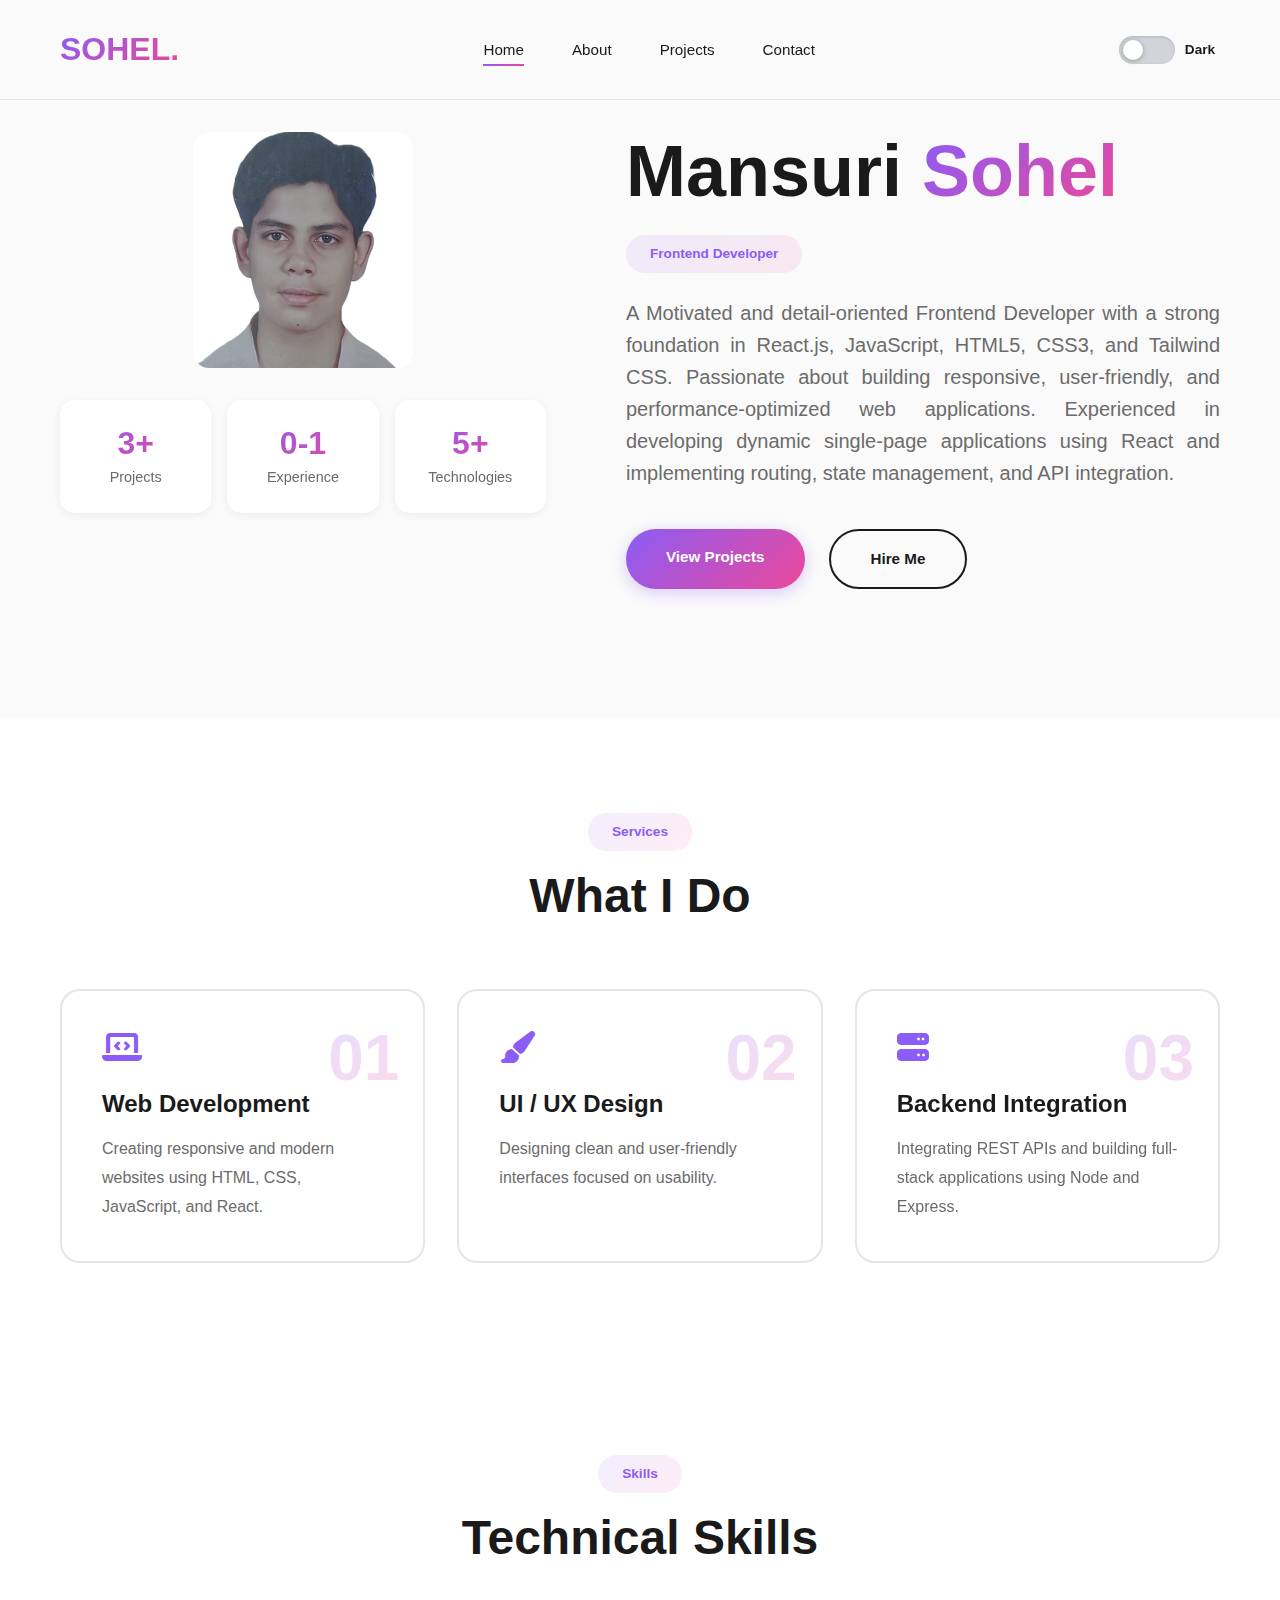
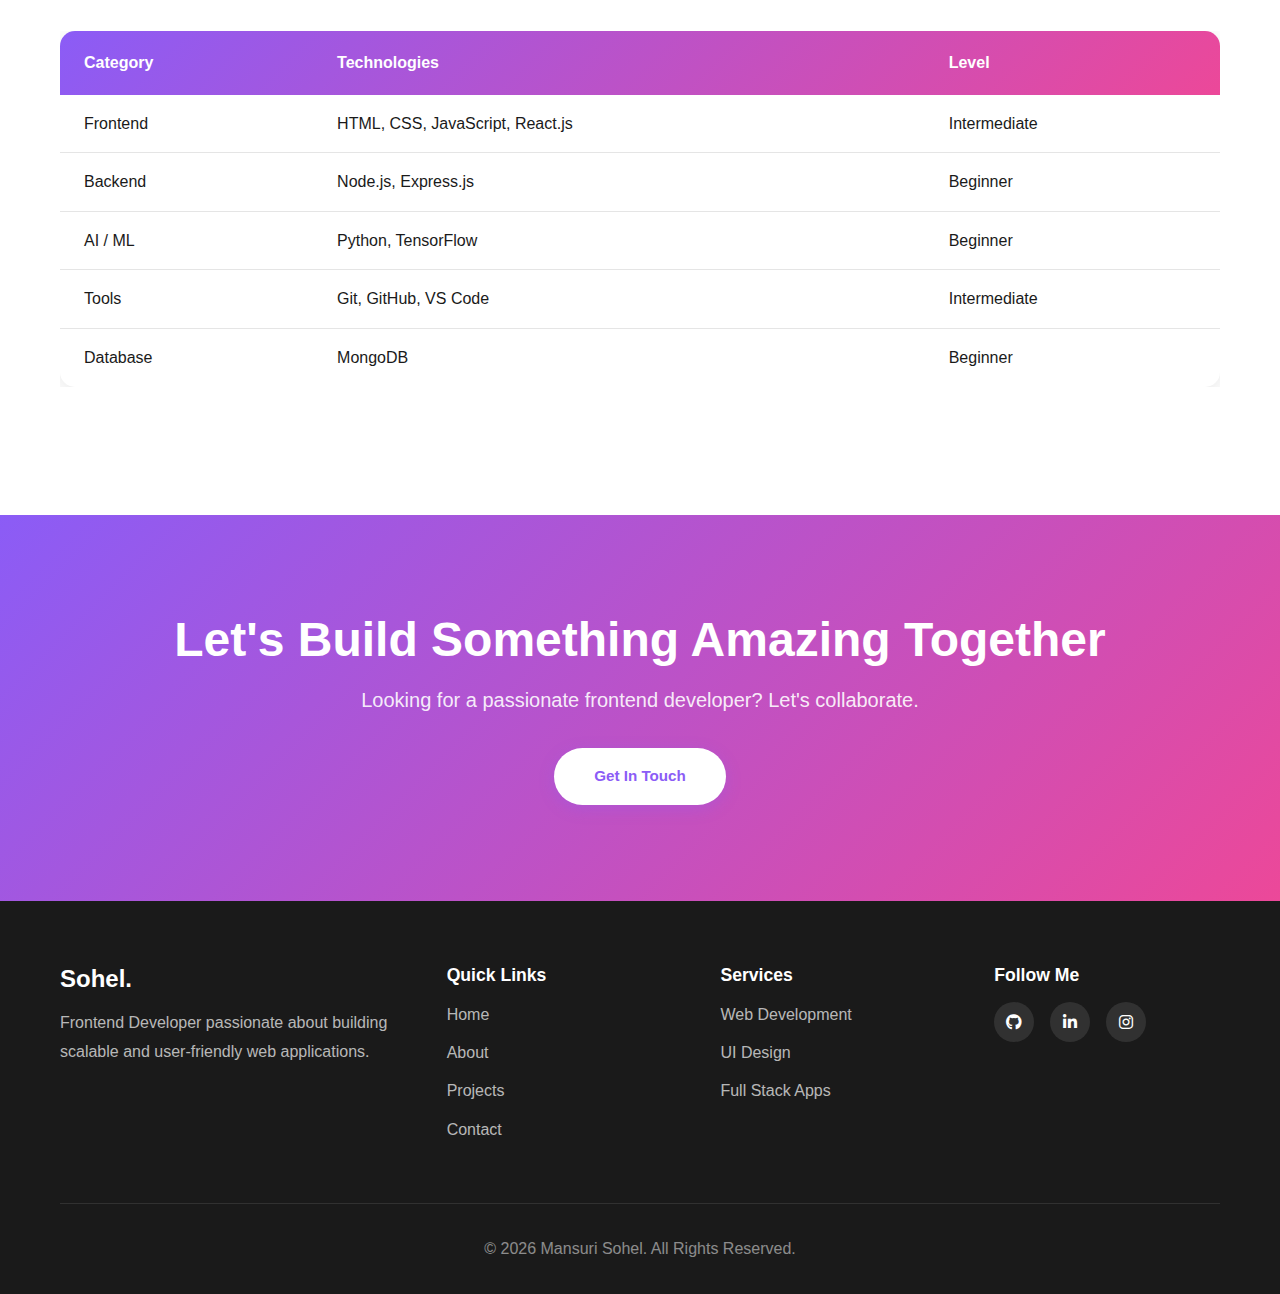
<file: index.html>
<!DOCTYPE html>
<html lang="en">
<head>
    <meta charset="UTF-8">
    <title>Mansuri Sohel | Portfolio</title>
    <meta name="viewport" content="width=device-width, initial-scale=1.0">

    <!-- Font Awesome -->
    <link rel="stylesheet" href="https://cdnjs.cloudflare.com/ajax/libs/font-awesome/6.5.0/css/all.min.css">

    <!-- CSS -->
    <link rel="stylesheet" href="style.css">
</head>
<body>

<!-- ================= NAVBAR ================= -->
<nav class="navbar" id="navbar">
    <div class="container">
        <a href="index.html" class="logo">Sohel<span class="logo-dot">.</span></a>
        <ul class="nav-menu" id="navMenu">
            <li><a href="index.html" class="nav-link active">Home</a></li>
            <li><a href="about.html" class="nav-link">About</a></li>
            <li><a href="projects.html" class="nav-link">Projects</a></li>
            <li><a href="contact.html" class="nav-link">Contact</a></li>
        </ul>
        <div class="navbar-controls">
            <label class="theme-toggle" for="themeCheckbox">
                <input type="checkbox" id="themeCheckbox">
                <span class="toggle-track">
                    <span class="toggle-thumb"></span>
                </span>
                <span class="toggle-label">Dark</span>
            </label>
            <button class="mobile-menu-toggle" id="menuToggle" aria-label="Toggle menu">
                <span></span><span></span><span></span>
            </button>
        </div>
    </div>
</nav>

<!-- ================= ABOUT ================= -->
<section class="about-section">
    <div class="container">
        <div class="about-grid" style="margin-top: 20px;">

            <div class="about-image-wrapper">
                <div class="about-image">
                    <img src="./images/profile-1.png" alt="Sohel">
                </div>

                <div class="about-stats">
                    <div class="stat-box">
                        <h3>3+</h3>
                        <p>Projects</p>
                    </div>
                    <div class="stat-box">
                        <h3>0-1</h3>
                        <p>Experience</p>
                    </div>
                    <div class="stat-box">
                        <h3>5+</h3>
                        <p>Technologies</p>
                    </div>
                </div>
            </div>

            <div class="hero-content">
            <h1 class="hero-title">
                Mansuri <span class="highlight">Sohel</span><br>
            </h1>
            <span class="hero-badge">Frontend Developer</span>
            <p class="hero-subtitle">
                A Motivated and detail-oriented Frontend Developer with a strong foundation 
                in React.js, JavaScript, HTML5, CSS3, and Tailwind CSS. Passionate about building 
                responsive, user-friendly, and performance-optimized web applications.
                Experienced in developing dynamic single-page applications using React and 
                implementing routing, state management, and API integration.
            </p>

            <div class="hero-buttons">
                <a href="projects.html" class="btn btn-primary">View Projects</a>
                <a href="contact.html" class="btn btn-outline">Hire Me</a>
            </div>
        </div>

        </div>
    </div>
</section>

<!-- ================= SERVICES ================= -->
<section class="services">
    <div class="container">

        <div class="section-header">
            <span class="section-tag">Services</span>
            <h2 class="section-title">What I Do</h2>
        </div>

        <div class="services-grid">

            <div class="service-card">
                <span class="service-number">01</span>
                <div class="service-icon"><i class="fas fa-laptop-code fa-2x"></i></div>
                <h3>Web Development</h3>
                <p>Creating responsive and modern websites using HTML, CSS, JavaScript, and React.</p>
            </div>

            <div class="service-card">
                <span class="service-number">02</span>
                <div class="service-icon"><i class="fas fa-paint-brush fa-2x"></i></div>
                <h3>UI / UX Design</h3>
                <p>Designing clean and user-friendly interfaces focused on usability.</p>
            </div>

            <div class="service-card">
                <span class="service-number">03</span>
                <div class="service-icon"><i class="fas fa-server fa-2x"></i></div>
                <h3>Backend Integration</h3>
                <p>Integrating REST APIs and building full-stack applications using Node and Express.</p>
            </div>

        </div>
    </div>
</section>

<!-- ================= SKILLS TABLE ================= -->
<section class="skills-section">
    <div class="container">

        <div class="section-header">
            <span class="section-tag">Skills</span>
            <h2 class="section-title">Technical Skills</h2>
        </div>

        <div class="skills-table-wrapper">
            <table class="skills-table">
                <thead>
                    <tr>
                        <th>Category</th>
                        <th>Technologies</th>
                        <th>Level</th>
                    </tr>
                </thead>
                <tbody>
                    <tr>
                        <td>Frontend</td>
                        <td>HTML, CSS, JavaScript, React.js</td>
                        <td>Intermediate</td>
                    </tr>
                    <tr>
                        <td>Backend</td>
                        <td>Node.js, Express.js</td>
                        <td>Beginner</td>
                    </tr>
                    <tr>
                        <td>AI / ML</td>
                        <td>Python, TensorFlow</td>
                        <td>Beginner</td>
                    </tr>
                    <tr>
                        <td>Tools</td>
                        <td>Git, GitHub, VS Code</td>
                        <td>Intermediate</td>
                    </tr>
                    <tr>
                        <td>Database</td>
                        <td>MongoDB</td>
                        <td>Beginner</td>
                    </tr>
                </tbody>
            </table>
        </div>

    </div>
</section>

<!-- ================= CTA ================= -->
<section class="cta-section">
    <div class="container">
        <div class="cta-content">
            <h2>Let's Build Something Amazing Together</h2>
            <p>Looking for a passionate frontend developer? Let's collaborate.</p>
            <a href="contact.html" class="btn btn-primary">Get In Touch</a>
        </div>
    </div>
</section>

<!-- ================= FOOTER ================= -->
<footer class="footer">
    <div class="container">

        <div class="footer-content">

            <div class="footer-col">
                <h3>Sohel.</h3>
                <p>Frontend Developer passionate about building scalable and user-friendly web applications.</p>
            </div>

            <div class="footer-col">
                <h4>Quick Links</h4>
                <ul>
                    <li><a href="index.html">Home</a></li>
                    <li><a href="about.html">About</a></li>
                    <li><a href="projects.html">Projects</a></li>
                    <li><a href="contact.html">Contact</a></li>
                </ul>
            </div>

            <div class="footer-col">
                <h4>Services</h4>
                <ul>
                    <li><a href="#">Web Development</a></li>
                    <li><a href="#">UI Design</a></li>
                    <li><a href="#">Full Stack Apps</a></li>
                </ul>
            </div>

            <div class="footer-col">
                <h4>Follow Me</h4>
                <div class="social-links">
                    <a href="https://github.com/mansurisohel" class="social-link"><i class="fab fa-github"></i></a>
                    <a href="https://www.linkedin.com/in/sohel-mansuri-9a268227a" class="social-link"><i class="fab fa-linkedin-in"></i></a>
                    <a href="#" class="social-link"><i class="fab fa-instagram"></i></a>
                </div>
            </div>

        </div>

        <div class="footer-bottom">
            © 2026 Mansuri Sohel. All Rights Reserved.
        </div>

    </div>
</footer>

<!-- Overlay & Back to Top -->
<div class="overlay" id="overlay"></div>
<button class="back-to-top" id="backToTop" aria-label="Back to top">
    <i class="fas fa-arrow-up"></i>
</button>
<script src="main.js"></script>
</body>
</html>
</file>
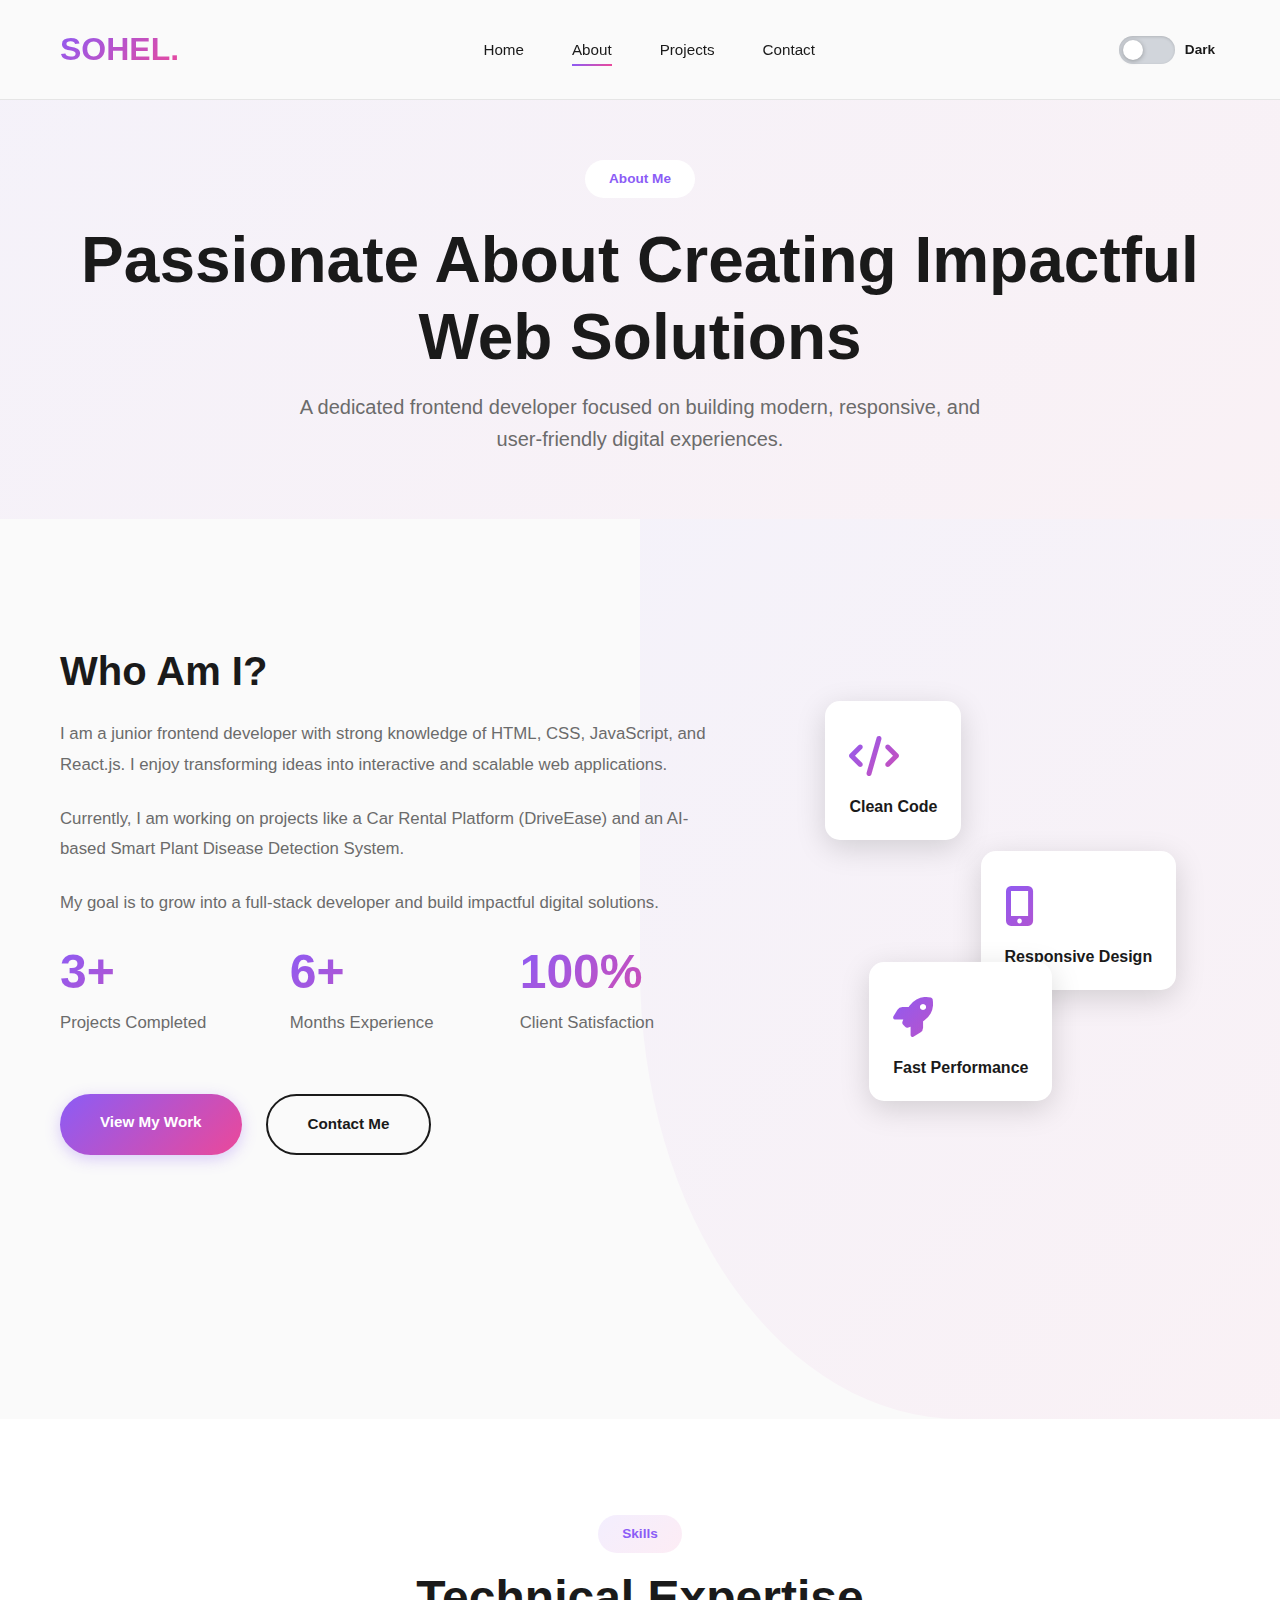
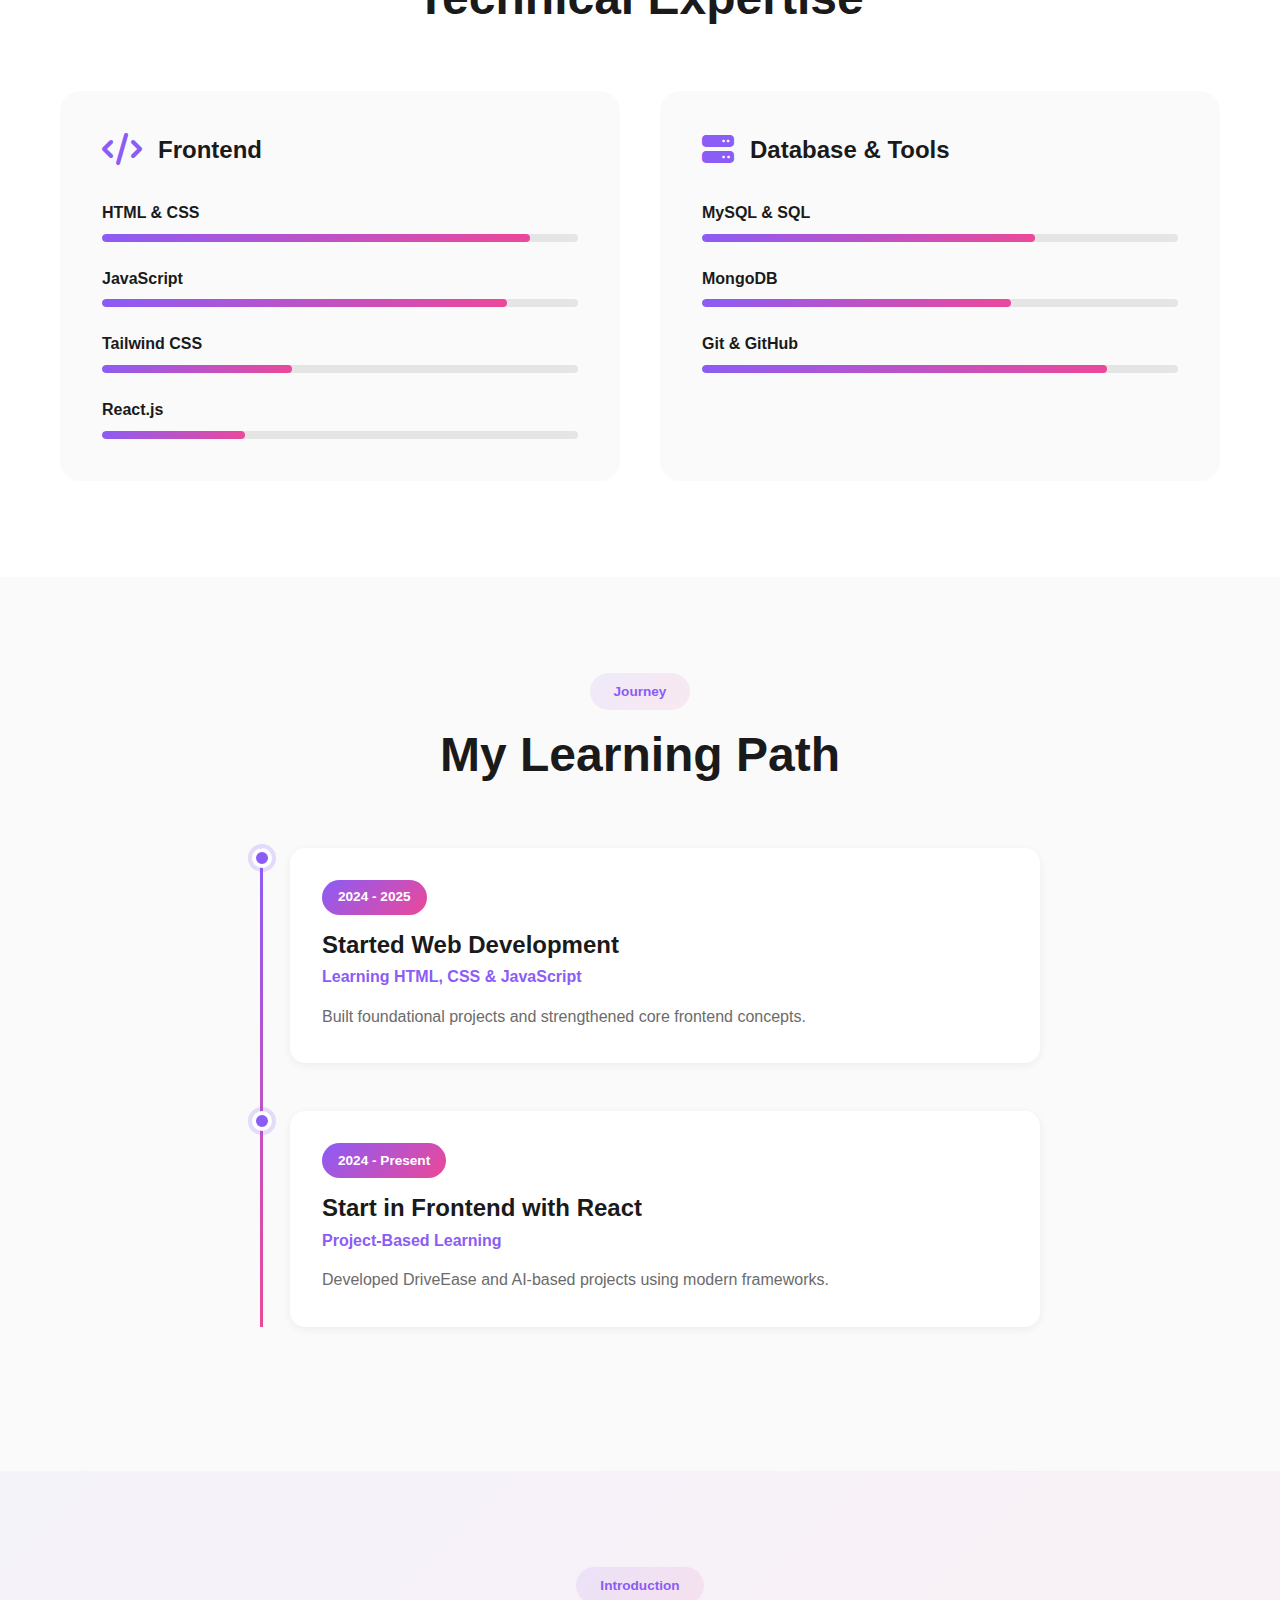
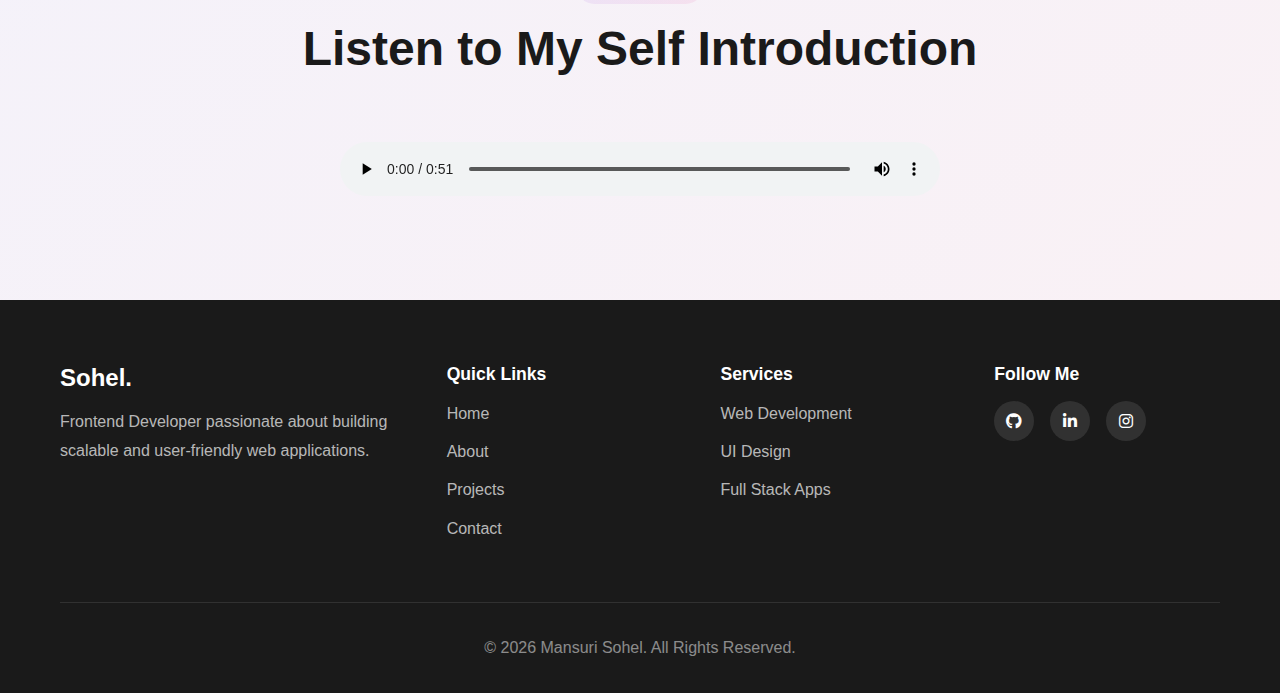
<file: about.html>
<!DOCTYPE html>
<html lang="en">
<head>
    <meta charset="UTF-8">
    <title>About | Mansuri Sohel</title>
    <meta name="viewport" content="width=device-width, initial-scale=1.0">

    <!-- Font Awesome -->
    <link rel="stylesheet" href="https://cdnjs.cloudflare.com/ajax/libs/font-awesome/6.5.0/css/all.min.css">

    <!-- CSS -->
    <link rel="stylesheet" href="style.css">
</head>
<body>

<!-- ================= NAVBAR ================= -->
<nav class="navbar" id="navbar">
    <div class="container">
        <a href="index.html" class="logo">Sohel<span class="logo-dot">.</span></a>
        <ul class="nav-menu" id="navMenu">
            <li><a href="index.html" class="nav-link">Home</a></li>
            <li><a href="about.html" class="nav-link active">About</a></li>
            <li><a href="projects.html" class="nav-link">Projects</a></li>
            <li><a href="contact.html" class="nav-link">Contact</a></li>
        </ul>
        <div class="navbar-controls">
            <label class="theme-toggle" for="themeCheckbox">
                <input type="checkbox" id="themeCheckbox">
                <span class="toggle-track">
                    <span class="toggle-thumb"></span>
                </span>
                <span class="toggle-label">Dark</span>
            </label>
            <button class="mobile-menu-toggle" id="menuToggle" aria-label="Toggle menu">
                <span></span><span></span><span></span>
            </button>
        </div>
    </div>
</nav>

<!-- ================= PAGE HERO ================= -->
<section class="page-hero">
    <div class="container">
        <span class="page-tag">About Me</span>
        <h1 class="page-title">Passionate About Creating Impactful Web Solutions</h1>
        <p class="page-subtitle">
            A dedicated frontend developer focused on building modern, responsive, and user-friendly digital experiences.
        </p>
    </div>
</section>


<!-- ================= HERO ================= -->
<section class="hero">
    <div class="hero-background"></div>

    <div class="container">
        <div class="about-text">
                <h2>Who Am I?</h2>
                <p>
                    I am a junior frontend developer with strong knowledge of HTML, CSS, JavaScript, 
                    and React.js. I enjoy transforming ideas into interactive and scalable web applications.
                </p>
                <p>
                    Currently, I am working on projects like a Car Rental Platform (DriveEase) 
                    and an AI-based Smart Plant Disease Detection System.
                </p>
                <p>
                    My goal is to grow into a full-stack developer and build impactful digital solutions.
                </p>

                
            <div class="hero-stats">
                <div class="stat-item">
                    <h3>3+</h3>
                    <p>Projects Completed</p>
                </div>
                <div class="stat-item">
                    <h3>6+</h3>
                    <p>Months Experience</p>
                </div>
                <div class="stat-item">
                    <h3>100%</h3>
                    <p>Client Satisfaction</p>
                </div>
            </div>

                <div class="cta-buttons">
                    <a href="projects.html" class="btn btn-primary">View My Work</a>
                    <a href="contact.html" class="btn btn-outline">Contact Me</a>
                </div>
                
            </div>
        <!-- Floating Cards -->
        <div class="hero-visual">
            <div class="floating-card card-1">
                <div class="card-icon"><i class="fas fa-code"></i></div>
                <h4>Clean Code</h4>
            </div>

            <div class="floating-card card-2">
                <div class="card-icon"><i class="fas fa-mobile-alt"></i></div>
                <h4>Responsive Design</h4>
            </div>

            <div class="floating-card card-3">
                <div class="card-icon"><i class="fas fa-rocket"></i></div>
                <h4>Fast Performance</h4>
            </div>
        </div>
    </div>
</section>

<!-- ================= SKILLS SECTION ================= -->
<section class="skills-section">
    <div class="container">

        <div class="section-header">
            <span class="section-tag">Skills</span>
            <h2 class="section-title">Technical Expertise</h2>
        </div>

        <div class="skills-container">

            <div class="skill-category">
                <div class="skill-header">
                    <div class="skill-icon"><i class="fas fa-code fa-2x"></i></div>
                    <h3>Frontend</h3>
                </div>

                <div class="skill-list">
                    <div class="skill-item">
                        <span class="skill-name">HTML & CSS</span>
                        <div class="skill-bar"><div class="skill-progress" style="width: 90%;"></div></div>
                    </div>

                    <div class="skill-item">
                        <span class="skill-name">JavaScript</span>
                        <div class="skill-bar"><div class="skill-progress" style="width: 85%;"></div></div>
                    </div>

                    <div class="skill-item">
                        <span class="skill-name">Tailwind CSS</span>
                        <div class="skill-bar"><div class="skill-progress" style="width: 40%;"></div></div>
                    </div>

                    <div class="skill-item">
                        <span class="skill-name">React.js</span>
                        <div class="skill-bar"><div class="skill-progress" style="width: 30%;"></div></div>
                    </div>
                </div>
            </div>

            <div class="skill-category">
                <div class="skill-header">
                    <div class="skill-icon"><i class="fas fa-server fa-2x"></i></div>
                    <h3>Database & Tools</h3>
                </div>

                <div class="skill-list">
                    <div class="skill-item">
                        <span class="skill-name">MySQL & SQL</span>
                        <div class="skill-bar"><div class="skill-progress" style="width: 70%;"></div></div>
                    </div>

                    <div class="skill-item">
                        <span class="skill-name">MongoDB</span>
                        <div class="skill-bar"><div class="skill-progress" style="width: 65%;"></div></div>
                    </div>

                    <div class="skill-item">
                        <span class="skill-name">Git & GitHub</span>
                        <div class="skill-bar"><div class="skill-progress" style="width: 85%;"></div></div>
                    </div>
                </div>
            </div>

        </div>
    </div>
</section>

<!-- ================= TIMELINE SECTION ================= -->
<section class="timeline-section">
    <div class="container">

        <div class="section-header">
            <span class="section-tag">Journey</span>
            <h2 class="section-title">My Learning Path</h2>
        </div>

        <div class="timeline">

            <div class="timeline-item">
                <div class="timeline-dot"></div>
                <div class="timeline-content">
                    <span class="timeline-date">2024 - 2025</span>
                    <h3>Started Web Development</h3>
                    <h4>Learning HTML, CSS & JavaScript</h4>
                    <p>Built foundational projects and strengthened core frontend concepts.</p>
                </div>
            </div>

            <div class="timeline-item">
                <div class="timeline-dot"></div>
                <div class="timeline-content">
                    <span class="timeline-date">2024 - Present</span>
                    <h3>Start in Frontend with React</h3>
                    <h4>Project-Based Learning</h4>
                    <p>Developed DriveEase and AI-based projects using modern frameworks.</p>
                </div>
            </div>

        </div>

    </div>
</section>

<!-- ================= CERTIFICATIONS SECTION ================= -->
<!-- <section class="certifications-section">
    <div class="container">

        <div class="section-header">
            <span class="section-tag">Certifications</span>
            <h2 class="section-title">My Professional Certifications</h2>
        </div>

        <div class="certifications-grid">

            <div class="certificate-card">
                <img src="images/certificate1.jpg" alt="React Certification">
                <div class="certificate-content">
                    <h3>React JS Certification</h3>
                    <p>Completed professional React.js training focused on modern frontend development.</p>
                </div>
            </div>

            <div class="certificate-card">
                <img src="images/certificate2.jpg" alt="Web Development Certification">
                <div class="certificate-content">
                    <h3>Web Development Certification</h3>
                    <p>Comprehensive training in HTML, CSS, JavaScript, and responsive design.</p>
                </div>
            </div>

            <div class="certificate-card">
                <img src="images/certificate3.jpg" alt="Git & GitHub Certification">
                <div class="certificate-content">
                    <h3>Git & GitHub Certification</h3>
                    <p>Version control and collaborative development using Git and GitHub.</p>
                </div>
            </div>

        </div>
    </div>
</section> -->


<!-- ================= AUDIO INTRO SECTION ================= -->
<section class="audio-section">
    <div class="container">

        <div class="section-header">
            <span class="section-tag">Introduction</span>
            <h2 class="section-title">Listen to My Self Introduction</h2>
        </div>

        <div class="audio-wrapper">
            <audio controls>
                <source src="./images/audio/self-introduction.mp3" type="audio/mpeg">
                Your browser does not support the audio element.
            </audio>
        </div>

    </div>
</section>


<!-- ================= FOOTER ================= -->
<footer class="footer">
    <div class="container">
        <div class="footer-content">
            <div class="footer-col">
                <h3>Sohel.</h3>
                <p>Frontend Developer passionate about building scalable and user-friendly web applications.</p>
            </div>
            <div class="footer-col">
                <h4>Quick Links</h4>
                <ul>
                    <li><a href="index.html">Home</a></li>
                    <li><a href="about.html">About</a></li>
                    <li><a href="projects.html">Projects</a></li>
                    <li><a href="contact.html">Contact</a></li>
                </ul>
            </div>
            <div class="footer-col">
                <h4>Services</h4>
                <ul>
                    <li><a href="#">Web Development</a></li>
                    <li><a href="#">UI Design</a></li>
                    <li><a href="#">Full Stack Apps</a></li>
                </ul>
            </div>
            <div class="footer-col">
                <h4>Follow Me</h4>
                <div class="social-links">
                    <a href="https://github.com/mansurisohel" class="social-link"><i class="fab fa-github"></i></a>
                    <a href="https://www.linkedin.com/in/sohel-mansuri-9a268227a" class="social-link"><i class="fab fa-linkedin-in"></i></a>
                    <a href="#" class="social-link"><i class="fab fa-instagram"></i></a>
                </div>
            </div>
        </div>
        <div class="footer-bottom">© 2026 Mansuri Sohel. All Rights Reserved.</div>
    </div>
</footer>

<div class="overlay" id="overlay"></div>
<button class="back-to-top" id="backToTop" aria-label="Back to top">
    <i class="fas fa-arrow-up"></i>
</button>

<script src="main.js"></script>
</body>
</html>
</file>
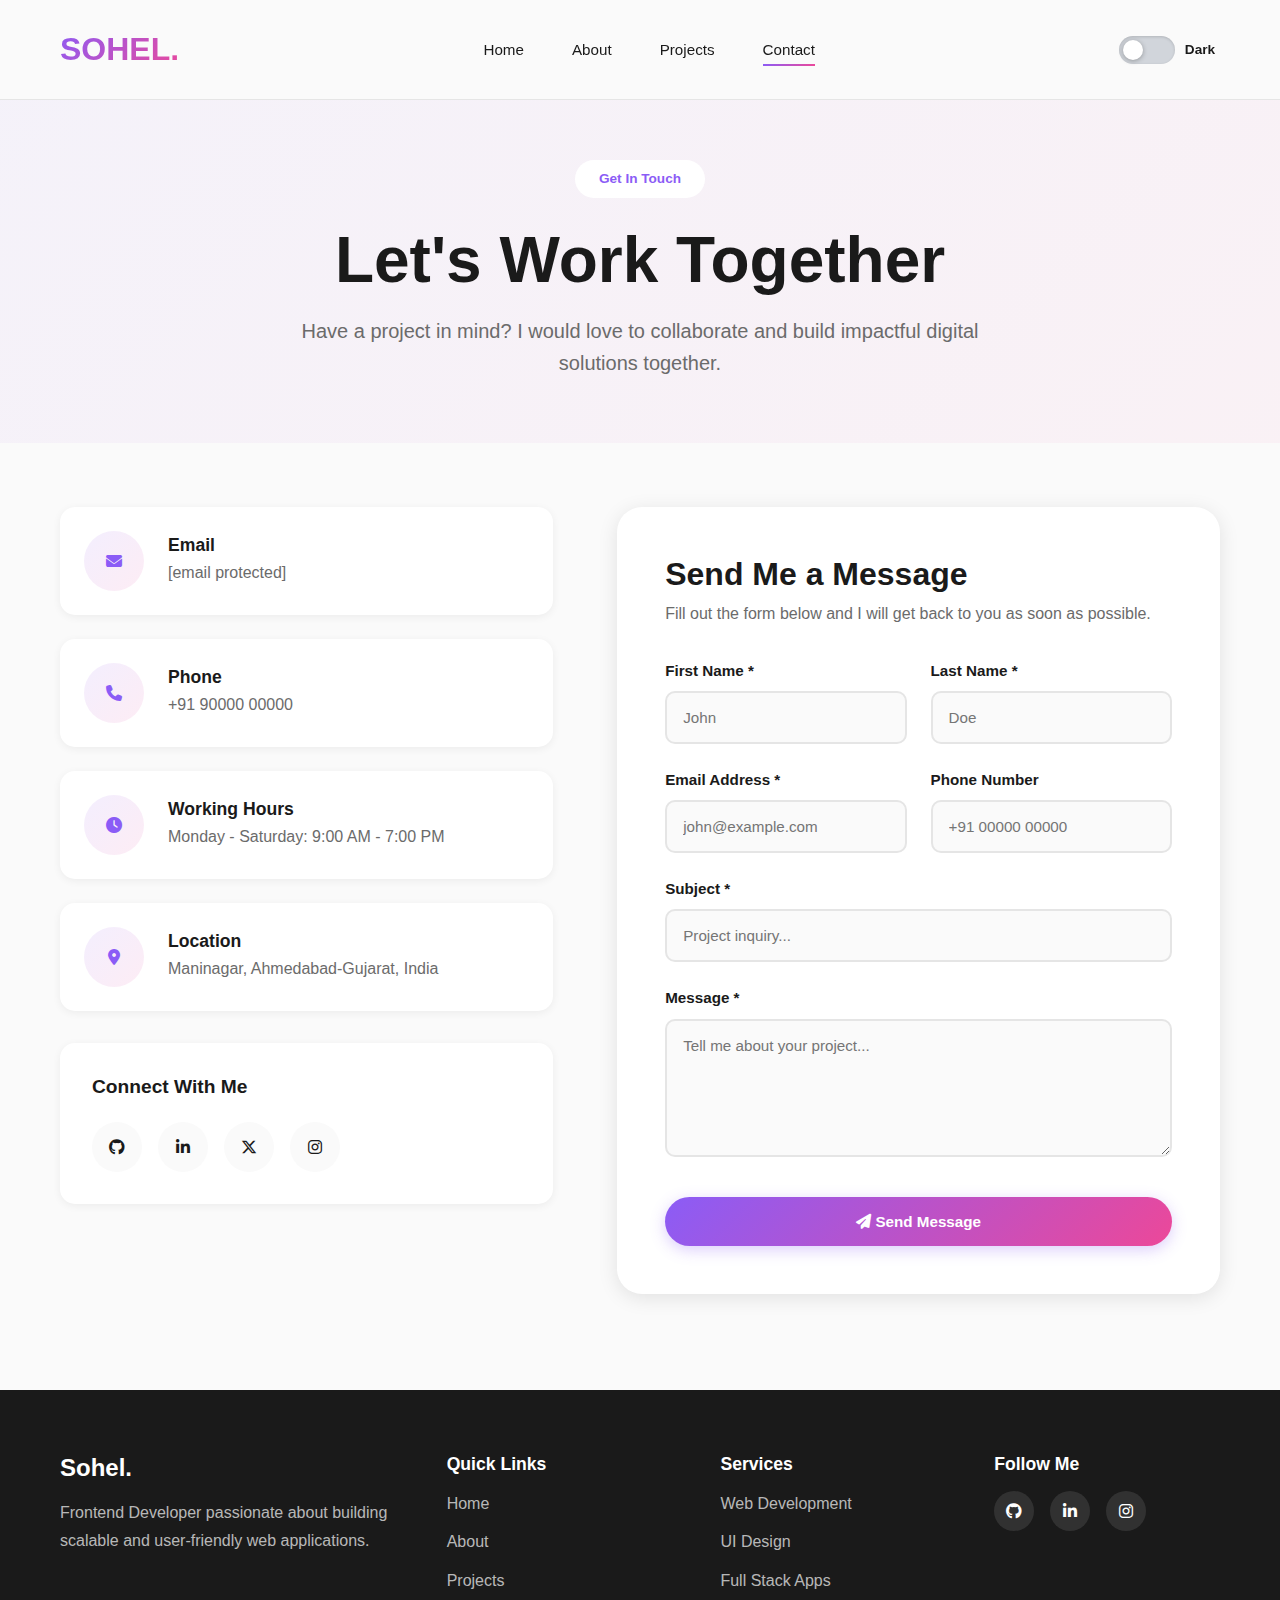
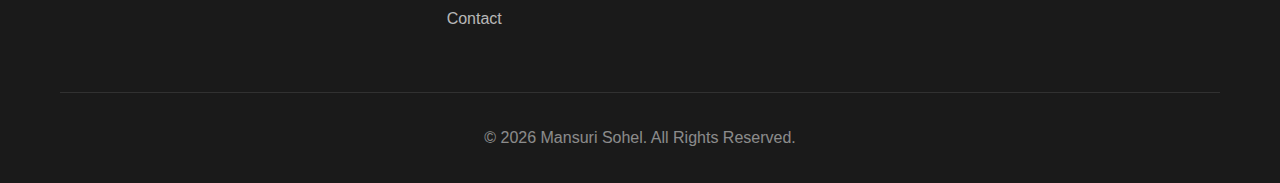
<file: contact.html>
<!DOCTYPE html>
<html lang="en">
<head>
    <meta charset="UTF-8">
    <meta name="viewport" content="width=device-width, initial-scale=1.0">
    <title>Contact - Mansuri Sohel</title>
    <link rel="stylesheet" href="https://cdnjs.cloudflare.com/ajax/libs/font-awesome/6.5.0/css/all.min.css">
    <link rel="stylesheet" href="style.css">
</head>
<body>

<nav class="navbar" id="navbar">
    <div class="container">
        <a href="index.html" class="logo">Sohel<span class="logo-dot">.</span></a>
        <ul class="nav-menu" id="navMenu">
            <li><a href="index.html" class="nav-link">Home</a></li>
            <li><a href="about.html" class="nav-link">About</a></li>
            <li><a href="projects.html" class="nav-link">Projects</a></li>
            <li><a href="contact.html" class="nav-link active">Contact</a></li>
        </ul>
        <div class="navbar-controls">
            <label class="theme-toggle" for="themeCheckbox">
                <input type="checkbox" id="themeCheckbox">
                <span class="toggle-track">
                    <span class="toggle-thumb"></span>
                </span>
                <span class="toggle-label">Dark</span>
            </label>
            <button class="mobile-menu-toggle" id="menuToggle" aria-label="Toggle menu">
                <span></span><span></span><span></span>
            </button>
        </div>
    </div>
</nav>

<section class="page-hero">
    <div class="container">
        <span class="page-tag">Get In Touch</span>
        <h1 class="page-title">Let's Work Together</h1>
        <p class="page-subtitle">Have a project in mind? I would love to collaborate and build impactful digital solutions together.</p>
    </div>
</section>

<section class="contact-main">
    <div class="container">
        <div class="contact-wrapper">

            <div class="contact-left">
                <div class="contact-info-cards">
                    <div class="info-card">
                        <div class="info-icon"><i class="fas fa-envelope"></i></div>
                        <div class="info-content">
                            <h4>Email</h4>
                            <a href="/cdn-cgi/l/email-protection#99eaf6f1fcf5a8aea9ada9add9fef4f8f0f5b7faf6f4"><span class="__cf_email__" data-cfemail="f98a96919c95c8cec9cdc9cdb99e94989095d79a9694">[email&#160;protected]</span></a>
                        </div>
                    </div>
                    <div class="info-card">
                        <div class="info-icon"><i class="fas fa-phone"></i></div>
                        <div class="info-content">
                            <h4>Phone</h4>
                            <a href="tel:+919000000000">+91 90000 00000</a>
                        </div>
                    </div>
                    <div class="info-card">
                        <div class="info-icon"><i class="fas fa-clock"></i></div>
                        <div class="info-content">
                            <h4>Working Hours</h4>
                            <p>Monday - Saturday: 9:00 AM - 7:00 PM</p>
                        </div>
                    </div>
                    <div class="info-card">
                        <div class="info-icon"><i class="fas fa-location-dot"></i></div>
                        <div class="info-content">
                            <h4>Location</h4>
                            <p>Maninagar, Ahmedabad-Gujarat, India</p>
                        </div>
                    </div>
                </div>

                <div class="social-connect">
                    <h4>Connect With Me</h4>
                    <div class="social-icons">
                        <a href="https://github.com/mansurisohel" target="_blank" class="social-icon"><i class="fab fa-github"></i></a>
                        <a href="https://www.linkedin.com/in/sohel-mansuri-9a268227a" target="_blank" class="social-icon"><i class="fab fa-linkedin-in"></i></a>
                        <a href="https://twitter.com/" target="_blank" class="social-icon"><i class="fa-brands fa-x-twitter"></i></a>
                        <a href="https://instagram.com/" target="_blank" class="social-icon"><i class="fab fa-instagram"></i></a>
                    </div>
                </div>
            </div>

            <div class="contact-right">
                <div class="contact-form-wrapper">
                    <h2>Send Me a Message</h2>
                    <p>Fill out the form below and I will get back to you as soon as possible.</p>

                    <form class="contact-form" id="contactForm" novalidate>
                        <div class="form-row">
                            <div class="form-group">
                                <label for="firstName">First Name *</label>
                                <input type="text" id="firstName" name="firstName" placeholder="John">
                            </div>
                            <div class="form-group">
                                <label for="lastName">Last Name *</label>
                                <input type="text" id="lastName" name="lastName" placeholder="Doe">
                            </div>
                        </div>
                        <div class="form-row">
                            <div class="form-group">
                                <label for="email">Email Address *</label>
                                <input type="email" id="email" name="email" placeholder="john@example.com">
                            </div>
                            <div class="form-group">
                                <label for="phone">Phone Number</label>
                                <input type="tel" id="phone" name="phone" placeholder="+91 00000 00000">
                            </div>
                        </div>
                        <div class="form-group">
                            <label for="subject">Subject *</label>
                            <input type="text" id="subject" name="subject" placeholder="Project inquiry...">
                        </div>
                        <div class="form-group">
                            <label for="message">Message *</label>
                            <textarea id="message" name="message" rows="6" placeholder="Tell me about your project..."></textarea>
                        </div>

                        <button type="submit" class="btn btn-primary btn-submit">
                            <i class="fas fa-paper-plane"></i> Send Message
                        </button>

                        <div class="form-success-msg" id="successMsg">
                            <i class="fas fa-check-circle"></i>
                            &nbsp;Message sent successfully! I'll get back to you soon.
                        </div>
                    </form>
                </div>
            </div>

        </div>
    </div>
</section>

<footer class="footer">
    <div class="container">
        <div class="footer-content">
            <div class="footer-col">
                <h3>Sohel.</h3>
                <p>Frontend Developer passionate about building scalable and user-friendly web applications.</p>
            </div>
            <div class="footer-col">
                <h4>Quick Links</h4>
                <ul>
                    <li><a href="index.html">Home</a></li>
                    <li><a href="about.html">About</a></li>
                    <li><a href="projects.html">Projects</a></li>
                    <li><a href="contact.html">Contact</a></li>
                </ul>
            </div>
            <div class="footer-col">
                <h4>Services</h4>
                <ul>
                    <li><a href="#">Web Development</a></li>
                    <li><a href="#">UI Design</a></li>
                    <li><a href="#">Full Stack Apps</a></li>
                </ul>
            </div>
            <div class="footer-col">
                <h4>Follow Me</h4>
                <div class="social-links">
                    <a href="https://github.com/mansurisohel" class="social-link"><i class="fab fa-github"></i></a>
                    <a href="https://www.linkedin.com/in/sohel-mansuri-9a268227a" class="social-link"><i class="fab fa-linkedin-in"></i></a>
                    <a href="#" class="social-link"><i class="fab fa-instagram"></i></a>
                </div>
            </div>
        </div>
        <div class="footer-bottom">© 2026 Mansuri Sohel. All Rights Reserved.</div>
    </div>
</footer>

<div class="overlay" id="overlay"></div>
<button class="back-to-top" id="backToTop" aria-label="Back to top">
    <i class="fas fa-arrow-up"></i>
</button>

<script src="main.js"></script>
<script src="contact-validation.js"></script>
</body>
</html>
</file>
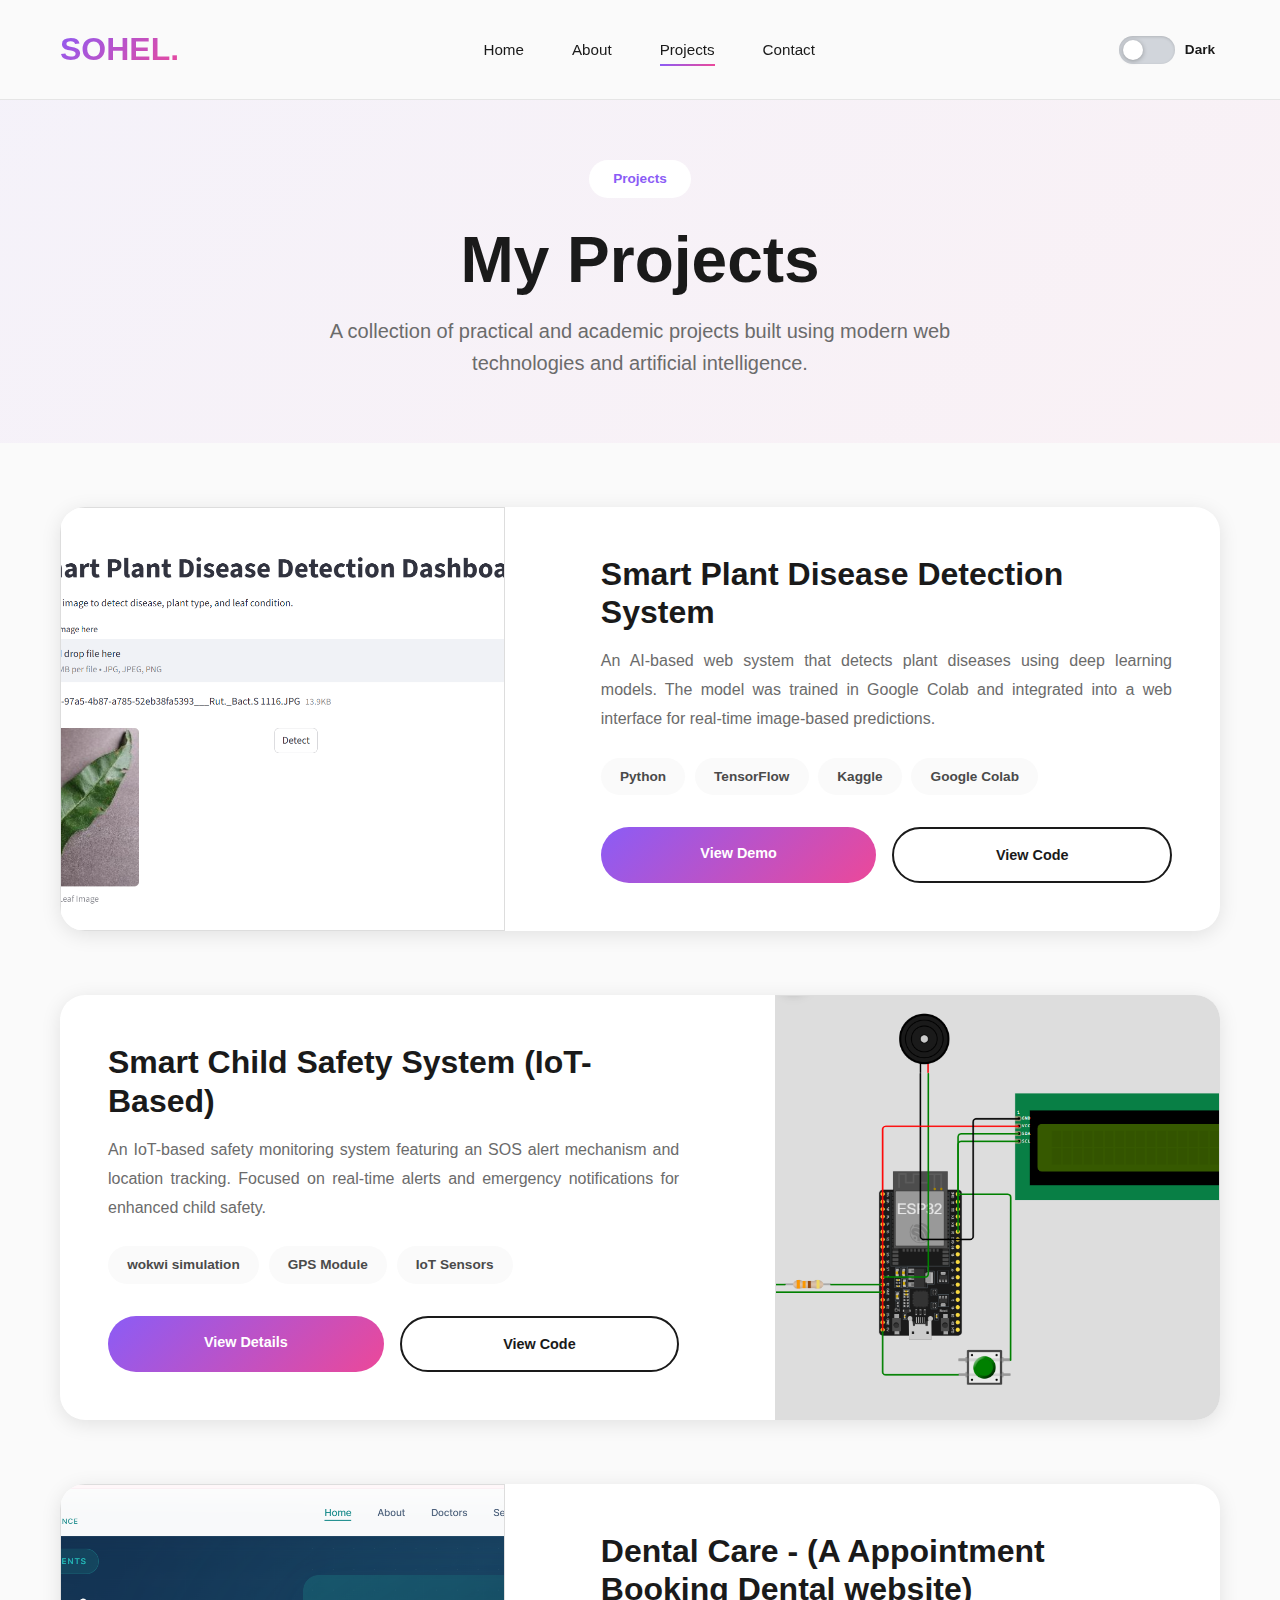
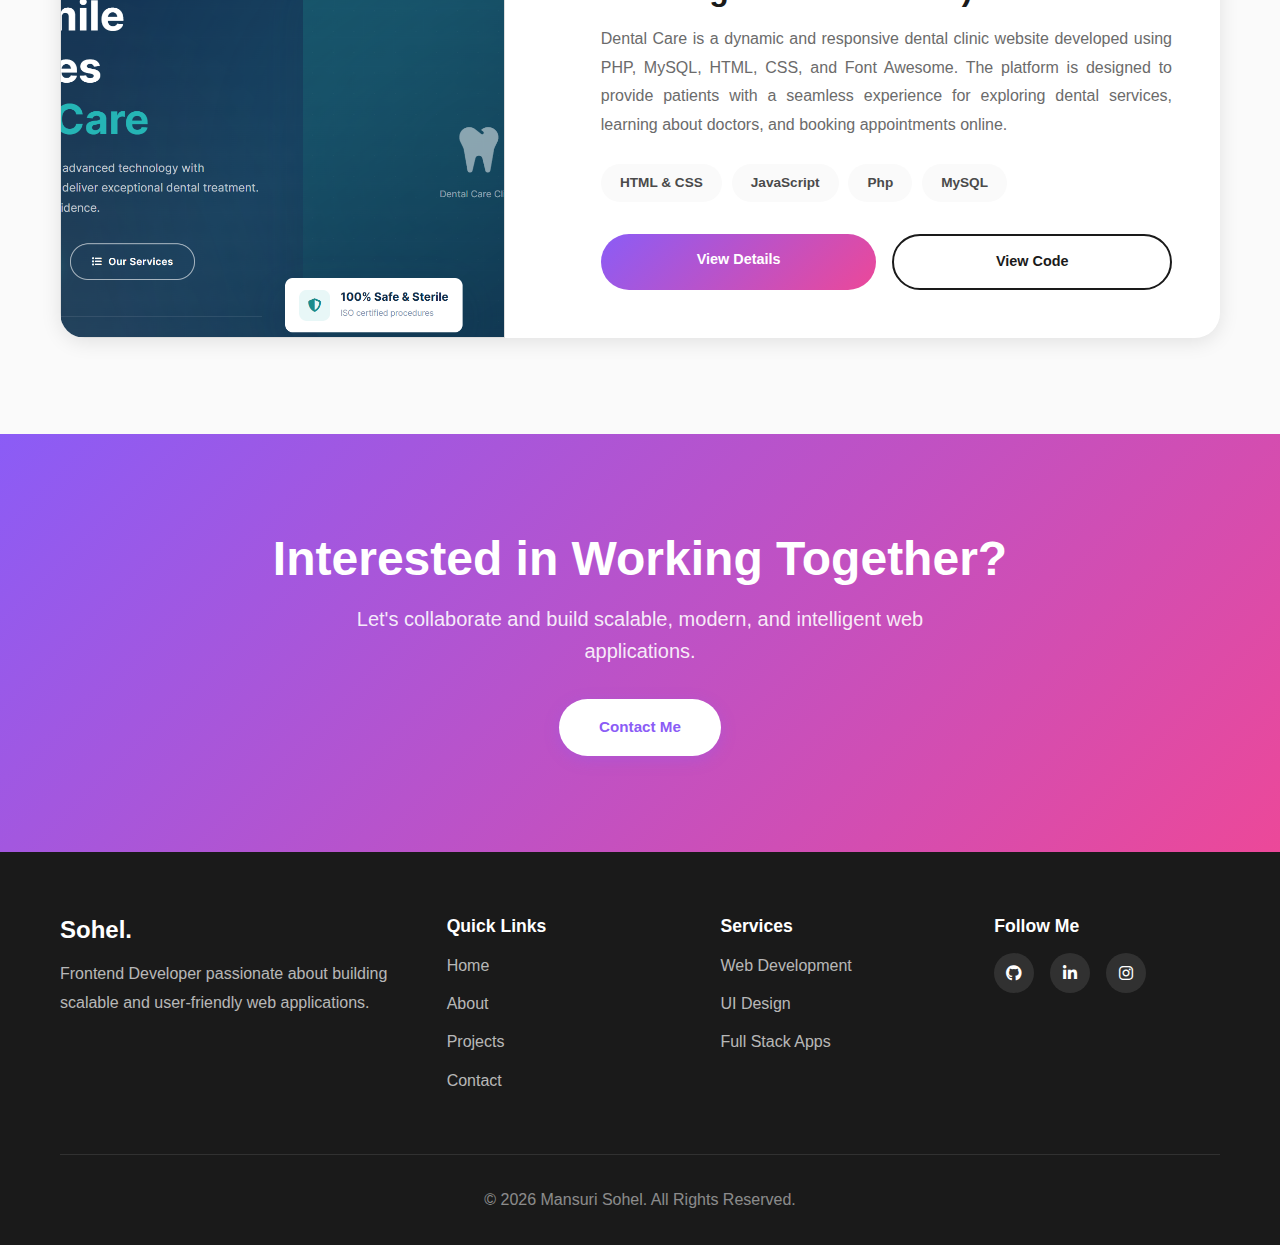
<file: projects.html>
<!DOCTYPE html>
<html lang="en">
<head>
    <meta charset="UTF-8">
    <title>Projects - Mansuri Sohel</title>
    <meta name="viewport" content="width=device-width, initial-scale=1.0">

    <!-- Font Awesome -->
    <link rel="stylesheet" href="https://cdnjs.cloudflare.com/ajax/libs/font-awesome/6.5.0/css/all.min.css">

    <!-- CSS -->
    <link rel="stylesheet" href="style.css">
</head>

<body>

    <!-- Navigation -->
    <nav class="navbar" id="navbar">
        <div class="container">
            <a href="index.html" class="logo">Sohel<span class="logo-dot">.</span></a>
            <ul class="nav-menu" id="navMenu">
                <li><a href="index.html" class="nav-link">Home</a></li>
                <li><a href="about.html" class="nav-link">About</a></li>
                <li><a href="projects.html" class="nav-link active">Projects</a></li>
                <li><a href="contact.html" class="nav-link">Contact</a></li>
            </ul>
            <div class="navbar-controls">
                <label class="theme-toggle" for="themeCheckbox">
                <input type="checkbox" id="themeCheckbox">
                <span class="toggle-track">
                    <span class="toggle-thumb"></span>
                </span>
                <span class="toggle-label">Dark</span>
            </label>
                <button class="mobile-menu-toggle" id="menuToggle" aria-label="Toggle menu">
                    <span></span><span></span><span></span>
                </button>
            </div>
        </div>
    </nav>

    <!-- Hero -->
    <section class="page-hero">
        <div class="container">
            <div class="page-hero-content">
                <span class="page-tag">Projects</span>
                <h1 class="page-title">My Projects</h1>
                <p class="page-subtitle">
                    A collection of practical and academic projects built using modern web technologies and artificial intelligence.
                </p>
            </div>
        </div>
    </section>

    <!-- Projects Section -->
    <section class="projects-showcase">
        <div class="container">
            <div class="projects-grid-full">

                <!-- Project 1 - Plant Disease Detection -->
                <div class="project-card-full">
                    <div class="project-visual">
                        <img src="./images/spdds.png" alt="Plant Disease Detection Screenshot" class="project-img">
                    </div>
                    <div class="project-details">
                        <h3 class="project-title">Smart Plant Disease Detection System</h3>
                        <p class="project-description">
                            An AI-based web system that detects plant diseases using deep learning models. The model was trained in Google Colab and integrated into a web interface for real-time image-based predictions.
                        </p>

                        <div class="project-tech-stack">
                            <span class="tech-tag">Python</span>
                            <span class="tech-tag">TensorFlow</span>
                            <span class="tech-tag">Kaggle</span>
                            <span class="tech-tag">Google Colab</span>
                        </div>

                        <div class="project-actions">
                            <a href="project-plant-disease.html" class="btn-project">View Demo</a>
                            <a href="#" class="btn-project-outline">View Code</a>
                        </div>
                    </div>
                </div>

                <!-- Project 2 - Child Safety System -->
                <div class="project-card-full">
                    <div class="project-visual">
                        <img src="./images/scss.png" alt="Child Safety System Screenshot" class="project-img">
                    </div>
                    <div class="project-details">
                        <h3 class="project-title">Smart Child Safety System (IoT-Based)</h3>
                        <p class="project-description">
                            An IoT-based safety monitoring system featuring an SOS alert mechanism and location tracking. Focused on real-time alerts and emergency notifications for enhanced child safety.
                        </p>

                        <div class="project-tech-stack">
                            <span class="tech-tag">wokwi simulation</span>
                            <span class="tech-tag">GPS Module</span>
                            <span class="tech-tag">IoT Sensors</span>
                        </div>

                        <div class="project-actions">
                            <a href="project-child-safety.html" class="btn-project">View Details</a>
                            <a href="https://wokwi.com/projects/428910591978769409" class="btn-project-outline">View Code</a>
                        </div>
                    </div>
                </div>

                <!-- Project 3 - Child Safety System -->
                <div class="project-card-full">
                    <div class="project-visual">
                        <img src="./images/dc.png" alt="Child Safety System Screenshot" class="project-img">
                    </div>
                    <div class="project-details">
                        <h3 class="project-title">Dental Care - (A Appointment Booking Dental website)</h3>
                        <p class="project-description">
                            Dental Care is a dynamic and responsive dental clinic website developed using PHP,
                            MySQL, HTML, CSS, and Font Awesome. The platform is designed to provide patients
                            with a seamless experience for exploring dental services, learning about doctors,
                             and booking appointments online.</p>
                        <div class="project-tech-stack">
                            <span class="tech-tag">HTML & CSS</span>
                            <span class="tech-tag">JavaScript</span>
                            <span class="tech-tag">Php</span>
                            <span class="tech-tag">MySQL</span>

                        </div>

                        <div class="project-actions">
                            <a href="project-dental-care.html" class="btn-project">View Details</a>
                            <a href="https://github.com/mansurisohel/pharma-appointment-system" class="btn-project-outline">View Code</a>
                        </div>
                    </div>
                </div>
            </div>
        </div>
    </section>

    <!-- CTA -->
    <section class="cta-section">
        <div class="container">
            <div class="cta-content">
                <h2>Interested in Working Together?</h2>
                <p>Let's collaborate and build scalable, modern, and intelligent web applications.</p>
                <a href="contact.html" class="btn btn-primary">Contact Me</a>
            </div>
        </div>
    </section>

    <!-- Footer -->
<footer class="footer">
    <div class="container">
        <div class="footer-content">
            <div class="footer-col">
                <h3>Sohel.</h3>
                <p>Frontend Developer passionate about building scalable and user-friendly web applications.</p>
            </div>
            <div class="footer-col">
                <h4>Quick Links</h4>
                <ul>
                    <li><a href="index.html">Home</a></li>
                    <li><a href="about.html">About</a></li>
                    <li><a href="projects.html">Projects</a></li>
                    <li><a href="contact.html">Contact</a></li>
                </ul>
            </div>
            <div class="footer-col">
                <h4>Services</h4>
                <ul>
                    <li><a href="#">Web Development</a></li>
                    <li><a href="#">UI Design</a></li>
                    <li><a href="#">Full Stack Apps</a></li>
                </ul>
            </div>
            <div class="footer-col">
                <h4>Follow Me</h4>
                <div class="social-links">
                    <a href="https://github.com/mansurisohel" class="social-link"><i class="fab fa-github"></i></a>
                    <a href="https://www.linkedin.com/in/sohel-mansuri-9a268227a" class="social-link"><i class="fab fa-linkedin-in"></i></a>
                    <a href="#" class="social-link"><i class="fab fa-instagram"></i></a>
                </div>
            </div>
        </div>
        <div class="footer-bottom">© 2026 Mansuri Sohel. All Rights Reserved.</div>
    </div>
</footer>

<div class="overlay" id="overlay"></div>
<button class="back-to-top" id="backToTop" aria-label="Back to top">
    <i class="fas fa-arrow-up"></i>
</button>

<script src="main.js"></script>
</body>
</html>
</file>
<file: style.css>
/* ========================================
   Global Styles & Reset
======================================== */
* {
    margin: 0;
    padding: 0;
    box-sizing: border-box;
}

:root {
    --primary-purple: #8b5cf6;
    --primary-pink: #ec4899;
    --primary-cyan: #14b8a6;
    --primary-blue: #3b82f6;
    --dark: #1a1a1a;
    --gray-dark: #4a4a4a;
    --gray-mid: #6b6b6b;
    --gray-light: #e5e5e5;
    --off-white: #fafafa;
    --white: #ffffff;
    --gradient-primary: linear-gradient(135deg, var(--primary-purple) 0%, var(--primary-pink) 100%);
    --gradient-secondary: linear-gradient(135deg, var(--primary-cyan) 0%, var(--primary-blue) 100%);
    --shadow-sm: 0 2px 8px rgba(0, 0, 0, 0.06);
    --shadow-md: 0 4px 20px rgba(0, 0, 0, 0.1);
    --shadow-lg: 0 8px 30px rgba(0, 0, 0, 0.15);
    /* Dark mode variables */
    --bg-body: #fafafa;
    --bg-section: #ffffff;
    --bg-card: #ffffff;
    --text-primary: #1a1a1a;
    --text-secondary: #6b6b6b;
    --border-color: #e5e5e5;
    --navbar-bg: rgba(250, 250, 250, 0.95);
}

/* ========================================
   Dark Mode Variables
======================================== */
body.dark-mode {
    --bg-body: #0f0f0f;
    --bg-section: #1a1a1a;
    --bg-card: #242424;
    --text-primary: #f0f0f0;
    --text-secondary: #a0a0a0;
    --border-color: #333333;
    --navbar-bg: rgba(15, 15, 15, 0.95);
    --off-white: #1a1a1a;
    --white: #242424;
    --dark: #f0f0f0;
    --gray-mid: #a0a0a0;
    --gray-light: #333333;
    --shadow-sm: 0 2px 8px rgba(0, 0, 0, 0.3);
    --shadow-md: 0 4px 20px rgba(0, 0, 0, 0.4);
    --shadow-lg: 0 8px 30px rgba(0, 0, 0, 0.5);
}

html {
    scroll-behavior: smooth;
}

body {
    font-family: -apple-system, BlinkMacSystemFont, 'Segoe UI', Roboto, Oxygen, Ubuntu, Cantarell, sans-serif;
    color: var(--text-primary);
    line-height: 1.6;
    background: var(--bg-body);
    overflow-x: hidden;
    transition: background 0.3s ease, color 0.3s ease;
}

.container {
    max-width: 1200px;
    margin: 0 auto;
    padding: 0 20px;
}

/* ========================================
   Typography
======================================== */
h1, h2, h3, h4, h5, h6 {
    font-weight: 700;
    line-height: 1.2;
}

/* ========================================
   Navigation with Mobile Menu
======================================== */
.navbar {
    position: fixed;
    top: 0;
    left: 0;
    right: 0;
    background: var(--navbar-bg);
    backdrop-filter: blur(10px);
    padding: 1.5rem 0;
    z-index: 1000;
    border-bottom: 1px solid var(--border-color);
    transition: all 0.3s ease;
}

.navbar.scrolled {
    padding: 1rem 0;
    box-shadow: var(--shadow-md);
}

.navbar .container {
    display: flex;
    justify-content: space-between;
    align-items: center;
}

/* Navbar right controls */
.navbar-controls {
    display: flex;
    align-items: center;
    gap: 1rem;
}

.logo {
    font-size: 2rem;
    font-weight: 900;
    background: var(--gradient-primary);
    -webkit-background-clip: text;
    -webkit-text-fill-color: transparent;
    background-clip: text;
    text-decoration: none;
    z-index: 1001;
    text-transform: uppercase;
}

.logo-dot {
    color: var(--primary-pink);
}

.nav-menu {
    display: flex;
    list-style: none;
    gap: 3rem;
}

.nav-link {
    color: var(--text-primary);
    text-decoration: none;
    font-weight: 500;
    font-size: 0.95rem;
    transition: all 0.3s ease;
    position: relative;
    padding: 0.5rem 0;
}

.nav-link::after {
    content: '';
    position: absolute;
    bottom: 0;
    left: 0;
    width: 0;
    height: 2px;
    background: var(--gradient-primary);
    transition: width 0.3s ease;
}

.nav-link:hover::after,
.nav-link.active::after {
    width: 100%;
}

/* ========================================
   Dark Mode Pill Toggle Switch
   Matches the reference image:
   Light → light-gray track, white thumb left
   Dark  → charcoal track,   light thumb right
======================================== */
.theme-toggle {
    display: flex;
    align-items: center;
    gap: 0.6rem;
    cursor: pointer;
    user-select: none;
}

.theme-toggle input[type="checkbox"] {
    display: none;
}

.toggle-track {
    position: relative;
    width: 56px;
    height: 28px;
    background: #d1d5db;
    border-radius: 28px;
    transition: background 0.35s ease;
    flex-shrink: 0;
    box-shadow: inset 0 1px 3px rgba(0, 0, 0, 0.15);
}

.toggle-thumb {
    position: absolute;
    top: 4px;
    left: 4px;
    width: 20px;
    height: 20px;
    background: #ffffff;
    border-radius: 50%;
    transition: transform 0.35s cubic-bezier(0.4, 0, 0.2, 1),
                background 0.35s ease;
    box-shadow: 0 1px 5px rgba(0, 0, 0, 0.3);
}

/* Checked state — dark mode active */
.theme-toggle input:checked ~ .toggle-track {
    background: #374151;
}

.theme-toggle input:checked ~ .toggle-track .toggle-thumb {
    transform: translateX(28px);
    background: #d1d5db;
}

.toggle-label {
    font-size: 0.85rem;
    font-weight: 600;
    color: var(--text-primary);
    min-width: 2.2rem;
    transition: color 0.3s ease;
}

/* Mobile Menu Toggle */
.mobile-menu-toggle {
    display: none;
    flex-direction: column;
    background: none;
    border: none;
    cursor: pointer;
    padding: 0.5rem;
    z-index: 1001;
}

.mobile-menu-toggle span {
    width: 25px;
    height: 3px;
    background: var(--text-primary);
    margin: 3px 0;
    transition: all 0.3s ease;
    border-radius: 3px;
}

.mobile-menu-toggle.active span:nth-child(1) {
    transform: rotate(45deg) translate(8px, 8px);
}

.mobile-menu-toggle.active span:nth-child(2) {
    opacity: 0;
}

.mobile-menu-toggle.active span:nth-child(3) {
    transform: rotate(-45deg) translate(7px, -7px);
}

/* ========================================
   Buttons
======================================== */
.btn {
    display: inline-block;
    padding: 1rem 2.5rem;
    font-weight: 600;
    font-size: 0.95rem;
    text-decoration: none;
    border-radius: 50px;
    transition: all 0.3s ease;
    cursor: pointer;
    border: none;
    font-family: inherit;
}

.btn-primary {
    background: var(--gradient-primary);
    color: var(--white);
    box-shadow: 0 4px 15px rgba(139, 92, 246, 0.3);
}

.btn-primary:hover {
    transform: translateY(-3px);
    box-shadow: 0 6px 25px rgba(139, 92, 246, 0.4);
}

.btn-outline {
    background: transparent;
    color: var(--dark);
    border: 2px solid var(--dark);
}

.btn-outline:hover {
    background: var(--dark);
    color: var(--white);
}

/* ========================================
   Hero Section (Home Page)
======================================== */
.hero-content {
    width: 100%;
    margin-left: 0;
    min-width: 0; /* prevent grid blowout */
}


.hero {
    min-height: 100vh;
    padding: 8rem 0 4rem;
    position: relative;
    overflow: hidden;
}

.hero-background {
    position: absolute;
    top: 0;
    right: 0;
    width: 50%;
    height: 100%;
    background: var(--gradient-primary);
    opacity: 0.05;
    border-radius: 0 0 0 50%;
    z-index: 0;
}

.hero-gradient-orb {
    position: absolute;
    top: 20%;
    left: -10%;
    width: 500px;
    height: 500px;
    background: radial-gradient(circle, rgba(139, 92, 246, 0.15) 0%, transparent 70%);
    border-radius: 50%;
    filter: blur(60px);
    z-index: 0;
}

.hero .container {
    position: relative;
    z-index: 1;
    display: grid;
    grid-template-columns: 1.2fr 0.8fr;
    gap: 4rem;
    align-items: center;
}

.hero-badge {
    display: inline-block;
    padding: 0.5rem 1.5rem;
    background: linear-gradient(135deg, rgba(139, 92, 246, 0.1) 0%, rgba(236, 72, 153, 0.1) 100%);
    border-radius: 50px;
    font-size: 0.85rem;
    font-weight: 600;
    color: var(--primary-purple);
    margin-bottom: 1.5rem;
    animation: fadeInUp 0.6s ease-out;
}

.hero-title {
    font-size: 4.5rem;
    margin-bottom: 1.5rem;
    line-height: 1.1;
    animation: fadeInUp 0.6s ease-out 0.2s both;
}

.hero-title .highlight {
    background: var(--gradient-primary);
    -webkit-background-clip: text;
    -webkit-text-fill-color: transparent;
    background-clip: text;
}

.hero-subtitle {
    font-size: 1.25rem;
    color: var(--gray-mid);
    margin-bottom: 2.5rem;
    max-width: 650px;
    animation: fadeInUp 0.6s ease-out 0.4s both;
    text-align: justify;
}

.hero-buttons {
    display: flex;
    gap: 1.5rem;
    margin-bottom: 3rem;
    animation: fadeInUp 0.6s ease-out 0.6s both;
}

.hero-stats {
    display: grid;
    grid-template-columns: repeat(3, 1fr);
    gap: 2rem;
    animation: fadeInUp 0.6s ease-out 0.8s both;
}

.stat-item h3 {
    font-size: 3rem;
    background: var(--gradient-primary);
    -webkit-background-clip: text;
    -webkit-text-fill-color: transparent;
    background-clip: text;
    margin-bottom: 0.5rem;
}

.stat-item p {
    color: var(--gray-mid);
    font-size: 0.9rem;
    font-weight: 500;
}

.hero-visual {
    position: relative;
    height: 500px;
}

.floating-card {
    position: absolute;
    background: var(--white);
    padding: 1.5rem;
    border-radius: 15px;
    box-shadow: var(--shadow-lg);
    animation: float 3s ease-in-out infinite;
}

.card-1 {
    top: 10%;
    left: 10%;
    animation-delay: 0s;
}

.card-2 {
    top: 40%;
    right: 10%;
    animation-delay: 1s;
}

.card-3 {
    bottom: 10%;
    left: 20%;
    animation-delay: 2s;
}

.card-icon {
    font-size: 2.5rem;
    margin-bottom: 0.5rem;
    background: var(--gradient-primary);
    -webkit-background-clip: text;
    -webkit-text-fill-color: transparent;
    background-clip: text;
}

.floating-card h4 {
    font-size: 1rem;
    color: var(--dark);
}

@keyframes float {
    0%, 100% {
        transform: translateY(0);
    }
    50% {
        transform: translateY(-20px);
    }
}

@keyframes fadeInUp {
    from {
        opacity: 0;
        transform: translateY(30px);
    }
    to {
        opacity: 1;
        transform: translateY(0);
    }
}

/* ========================================
   Services Section
======================================== */
.services {
    padding: 6rem 0;
    background: var(--white);
}

.section-header {
    text-align: center;
    margin-bottom: 4rem;
}

.section-tag {
    display: inline-block;
    padding: 0.5rem 1.5rem;
    background: linear-gradient(135deg, rgba(139, 92, 246, 0.1) 0%, rgba(236, 72, 153, 0.1) 100%);
    border-radius: 50px;
    font-size: 0.85rem;
    font-weight: 600;
    color: var(--primary-purple);
    margin-bottom: 1rem;
}

.section-title {
    font-size: 3rem;
    margin-bottom: 1rem;
}

.services-grid {
    display: grid;
    grid-template-columns: repeat(auto-fit, minmax(280px, 1fr));
    gap: 2rem;
}

.service-card {
    background: var(--white);
    padding: 2.5rem;
    border-radius: 20px;
    border: 2px solid var(--gray-light);
    transition: all 0.3s ease;
    position: relative;
    overflow: hidden;
}

.service-card::before {
    content: '';
    position: absolute;
    top: 0;
    left: 0;
    right: 0;
    height: 4px;
    background: var(--gradient-primary);
    transform: scaleX(0);
    transition: transform 0.3s ease;
}

.service-card:hover::before {
    transform: scaleX(1);
}

.service-card:hover {
    transform: translateY(-10px);
    box-shadow: var(--shadow-lg);
    border-color: var(--primary-purple);
}

.service-number {
    font-size: 4rem;
    font-weight: 700;
    background: var(--gradient-primary);
    -webkit-background-clip: text;
    -webkit-text-fill-color: transparent;
    background-clip: text;
    opacity: 0.2;
    position: absolute;
    top: 1rem;
    right: 1.5rem;
}

.service-icon {
    color: var(--primary-purple);
    margin-bottom: 1.5rem;
}

.service-card h3 {
    font-size: 1.5rem;
    margin-bottom: 1rem;
    color: var(--dark);
}

.service-card p {
    color: var(--gray-mid);
    line-height: 1.8;
}

/* ========================================
   CTA Section
======================================== */
.cta-section {
    padding: 6rem 0;
    background: var(--gradient-primary);
    text-align: center;
}

.cta-content h2 {
    color: var(--white);
    font-size: 3rem;
    margin-bottom: 1rem;
}

.cta-content p {
    color: rgba(255, 255, 255, 0.9);
    font-size: 1.25rem;
    margin-bottom: 2rem;
    max-width: 600px;
    margin-left: auto;
    margin-right: auto;
}

.cta-content .btn-primary {
    background: var(--white);
    color: var(--primary-purple);
}

.cta-content .btn-primary:hover {
    transform: translateY(-3px);
    box-shadow: 0 6px 25px rgba(255, 255, 255, 0.3);
}

/* ========================================
   Page Hero (About, Projects, Contact)
======================================== */
.page-hero {
    padding: 10rem 0 4rem;
    text-align: center;
    background: linear-gradient(135deg, rgba(139, 92, 246, 0.05) 0%, rgba(236, 72, 153, 0.05) 100%);
}

.page-tag {
    display: inline-block;
    padding: 0.5rem 1.5rem;
    background: var(--white);
    border-radius: 50px;
    font-size: 0.85rem;
    font-weight: 600;
    color: var(--primary-purple);
    margin-bottom: 1.5rem;
}

.page-title {
    font-size: 4rem;
    margin-bottom: 1rem;
}

.page-subtitle {
    font-size: 1.25rem;
    color: var(--gray-mid);
    max-width: 700px;
    margin: 0 auto;
}

/* ========================================
   About Section
======================================== */
.about-section {
    padding: 7rem 0 5rem;
}

.about-grid {
    display: grid;
    grid-template-columns: 0.9fr 1.1fr;
    gap: 5rem;
    align-items: start;
}

.about-image-wrapper {
    position: sticky;
    top: 120px;
}

.about-image {
    border-radius: 20px;
    margin-bottom: 2rem;
    display: flex;
    justify-content: center;
}

.about-image img {
    width: 220px;
    display: block;
    border-radius: 16px;
}

.about-stats {
    display: grid;
    grid-template-columns: repeat(3, 1fr);
    gap: 1rem;
}

.stat-box {
    background: var(--white);
    padding: 1.5rem;
    border-radius: 15px;
    text-align: center;
    box-shadow: var(--shadow-sm);
    transition: all 0.3s ease;
}

.stat-box:hover {
    transform: translateY(-5px);
    box-shadow: var(--shadow-md);
}

.stat-box h3 {
    font-size: 2rem;
    background: var(--gradient-primary);
    -webkit-background-clip: text;
    -webkit-text-fill-color: transparent;
    background-clip: text;
    margin-bottom: 0.25rem;
}

.stat-box p {
    color: var(--gray-mid);
    font-size: 0.9rem;
}

.about-text h2 {
    font-size: 2.5rem;
    margin-bottom: 1.5rem;
}

.about-text {
    margin-right: 0;
}

.about-text p {
    color: var(--gray-mid);
    margin-bottom: 1.5rem;
    line-height: 1.8;
    font-size: 1.05rem;
}

.cta-buttons {
    display: flex;
    gap: 1.5rem;
    margin-top: 2rem;
}

/* ========================================
   Certifications Section
======================================== */
.certifications-section {
    padding: 6rem 0;
    background: var(--white);
}

.certifications-grid {
    display: grid;
    grid-template-columns: repeat(auto-fit, minmax(300px, 1fr));
    gap: 2rem;
}

.certificate-card {
    background: var(--off-white);
    border-radius: 20px;
    overflow: hidden;
    box-shadow: var(--shadow-sm);
    transition: all 0.3s ease;
}

.certificate-card:hover {
    transform: translateY(-8px);
    box-shadow: var(--shadow-md);
}

.certificate-card img {
    width: 100%;
    height: 220px;
    object-fit: cover;
}

.certificate-content {
    padding: 1.5rem;
}

.certificate-content h3 {
    margin-bottom: 0.5rem;
    font-size: 1.2rem;
}

.certificate-content p {
    color: var(--gray-mid);
    font-size: 0.95rem;
    line-height: 1.6;
}


/* ========================================
   Audio Introduction Section
======================================== */
.audio-section {
    padding: 6rem 0;
    background: linear-gradient(135deg, rgba(139, 92, 246, 0.05) 0%, rgba(236, 72, 153, 0.05) 100%);
    text-align: center;
}

.audio-wrapper {
    margin-top: 2rem;
}

.audio-wrapper audio {
    width: 100%;
    max-width: 600px;
    border-radius: 10px;
}


/* ========================================
   Skills Section
======================================== */
.skills-section {
    padding: 6rem 0;
    background: var(--white);
}

.skills-container {
    display: grid;
    grid-template-columns: repeat(auto-fit, minmax(300px, 1fr));
    gap: 2.5rem;
}

.skill-category {
    background: var(--off-white);
    padding: 2.5rem;
    border-radius: 20px;
    border: 2px solid transparent;
    transition: all 0.3s ease;
}

.skill-category:hover {
    border-color: var(--primary-purple);
    transform: translateY(-5px);
    box-shadow: var(--shadow-md);
}

.skill-header {
    display: flex;
    align-items: center;
    gap: 1rem;
    margin-bottom: 2rem;
}

.skill-icon {
    color: var(--primary-purple);
}

.skill-header h3 {
    font-size: 1.5rem;
}

.skill-list {
    display: flex;
    flex-direction: column;
    gap: 1.5rem;
}

.skill-item {
    display: flex;
    flex-direction: column;
    gap: 0.5rem;
}

.skill-name {
    font-weight: 600;
    color: var(--dark);
}

.skill-bar {
    height: 8px;
    background: var(--gray-light);
    border-radius: 10px;
    overflow: hidden;
}

.skill-progress {
    height: 100%;
    background: var(--gradient-primary);
    border-radius: 10px;
    transition: width 1s ease-out;
}

/* ========================================
   Timeline Section
======================================== */
.timeline-section {
    padding: 6rem 0;
}

.timeline {
    position: relative;
    max-width: 800px;
    margin: 0 auto;
    padding-left: 50px;
}

.timeline::before {
    content: '';
    position: absolute;
    left: 20px;
    top: 0;
    bottom: 0;
    width: 3px;
    background: var(--gradient-primary);
}

.timeline-item {
    position: relative;
    margin-bottom: 3rem;
}

.timeline-dot {
    position: absolute;
    left: -38px;
    top: 0;
    width: 20px;
    height: 20px;
    background: var(--primary-purple);
    border: 4px solid var(--white);
    border-radius: 50%;
    box-shadow: 0 0 0 4px rgba(139, 92, 246, 0.2);
}

.timeline-content {
    background: var(--white);
    padding: 2rem;
    border-radius: 15px;
    box-shadow: var(--shadow-sm);
    transition: all 0.3s ease;
}

.timeline-content:hover {
    transform: translateX(10px);
    box-shadow: var(--shadow-md);
}

.timeline-date {
    display: inline-block;
    padding: 0.4rem 1rem;
    background: var(--gradient-primary);
    color: var(--white);
    border-radius: 20px;
    font-size: 0.85rem;
    font-weight: 600;
    margin-bottom: 1rem;
}

.timeline-content h3 {
    font-size: 1.5rem;
    margin-bottom: 0.5rem;
}

.timeline-content h4 {
    color: var(--primary-purple);
    font-weight: 600;
    margin-bottom: 1rem;
}

.timeline-content p {
    color: var(--gray-mid);
    line-height: 1.8;
}

/* ========================================
   Projects Showcase (Full)
======================================== */
.projects-showcase {
    padding: 4rem 0 6rem;
}

.projects-grid-full {
    display: flex;
    flex-direction: column;
    gap: 4rem;
}

.project-card-full {
    display: grid;
    grid-template-columns: 0.8fr 1.2fr;
    gap: 3rem;
    background: var(--white);
    border-radius: 25px;
    overflow: hidden;
    box-shadow: var(--shadow-md);
    transition: all 0.3s ease;
}

.project-card-full:nth-child(even) {
    grid-template-columns: 1.2fr 0.8fr;
}

.project-card-full:nth-child(even) .project-visual {
    order: 2;
}

.project-card-full:hover {
    transform: translateY(-5px);
    box-shadow: var(--shadow-lg);
}

.project-visual {
    position: relative;
    min-height: 400px;
    display: flex;
    align-items: center;
    justify-content: center;
    overflow: hidden;
    border: 1px solid #ddd;
}

.project-img {
    width: 100%;
    height: 100%;
    object-fit:cover;
    cursor: pointer;
}

.project-img:hover{
    transition: 0.4s ease;
    transform: scale(1.1);
}

.project-details {
    padding: 3rem;
    display: flex;
    flex-direction: column;
    justify-content: center;
}

.project-title {
    font-size: 2rem;
    margin-bottom: 1rem;
}

.project-description {
    color: var(--gray-mid);
    margin-bottom: 1.5rem;
    line-height: 1.8;
    text-align: justify;
}

.project-tech-stack {
    display: flex;
    flex-wrap: wrap;
    gap: 0.6rem;
    margin-bottom: 2rem;
}

.tech-tag {
    padding: 0.5rem 1.2rem;
    background: var(--off-white);
    border-radius: 20px;
    font-size: 0.85rem;
    font-weight: 600;
    color: var(--gray-dark);
}

.project-actions {
    display: flex;
    gap: 1rem;
}

.btn-project {
    flex: 1;
    text-align: center;
    padding: 0.9rem 1.5rem;
    background: var(--gradient-primary);
    color: var(--white);
    text-decoration: none;
    border-radius: 50px;
    font-weight: 600;
    font-size: 0.9rem;
    transition: all 0.3s ease;
}

.btn-project:hover {
    transform: translateY(-2px);
    box-shadow: 0 4px 15px rgba(139, 92, 246, 0.3);
}

.btn-project-outline {
    flex: 1;
    text-align: center;
    padding: 0.9rem 1.5rem;
    background: transparent;
    color: var(--dark);
    border: 2px solid var(--dark);
    text-decoration: none;
    border-radius: 50px;
    font-weight: 600;
    font-size: 0.9rem;
    transition: all 0.3s ease;
}

.btn-project-outline:hover {
    background: var(--dark);
    color: var(--white);
}

/* ========================================
   Contact Section
======================================== */
.contact-main {
    padding: 4rem 0 6rem;
}

.contact-wrapper {
    display: grid;
    grid-template-columns: 0.9fr 1.1fr;
    gap: 4rem;
}

.contact-left {
    display: flex;
    flex-direction: column;
    gap: 2rem;
}

.contact-info-cards {
    display: flex;
    flex-direction: column;
    gap: 1.5rem;
}

.info-card {
    display: flex;
    align-items: center;
    gap: 1.5rem;
    background: var(--white);
    padding: 1.5rem;
    border-radius: 15px;
    box-shadow: var(--shadow-sm);
    transition: all 0.3s ease;
}

.info-card:hover {
    transform: translateX(10px);
    box-shadow: var(--shadow-md);
}

.info-icon {
    width: 60px;
    height: 60px;
    background: linear-gradient(135deg, rgba(139, 92, 246, 0.1) 0%, rgba(236, 72, 153, 0.1) 100%);
    border-radius: 50%;
    display: flex;
    align-items: center;
    justify-content: center;
    color: var(--primary-purple);
    flex-shrink: 0;
}

.info-content h4 {
    font-size: 1.1rem;
    margin-bottom: 0.25rem;
    color: var(--dark);
}

.info-content a {
    color: var(--gray-mid);
    text-decoration: none;
    transition: color 0.3s ease;
}

.info-content a:hover {
    color: var(--primary-purple);
}

.info-content p {
    color: var(--gray-mid);
    margin: 0;
}

.social-connect {
    background: var(--white);
    padding: 2rem;
    border-radius: 15px;
    box-shadow: var(--shadow-sm);
}

.social-connect h4 {
    font-size: 1.2rem;
    margin-bottom: 1.5rem;
}

.social-icons {
    display: flex;
    gap: 1rem;
}

.social-icon {
    width: 50px;
    height: 50px;
    background: var(--off-white);
    border-radius: 50%;
    display: flex;
    align-items: center;
    justify-content: center;
    color: var(--dark);
    transition: all 0.3s ease;
    text-decoration: none;
}

.social-icon:hover {
    background: var(--gradient-primary);
    color: var(--white);
    transform: translateY(-5px);
}

.contact-form-wrapper {
    background: var(--white);
    padding: 3rem;
    border-radius: 25px;
    box-shadow: var(--shadow-md);
}

.contact-form-wrapper h2 {
    font-size: 2rem;
    margin-bottom: 0.5rem;
}

.contact-form-wrapper > p {
    color: var(--gray-mid);
    margin-bottom: 2rem;
}

.contact-form {
    display: flex;
    flex-direction: column;
    gap: 1.5rem;
}

.form-row {
    display: grid;
    grid-template-columns: 1fr 1fr;
    gap: 1.5rem;
}

.form-group {
    display: flex;
    flex-direction: column;
    gap: 0.5rem;
}

.form-group label {
    font-weight: 600;
    color: var(--dark);
    font-size: 0.95rem;
}

.form-group input,
.form-group textarea {
    padding: 1rem;
    border: 2px solid var(--gray-light);
    border-radius: 10px;
    font-family: inherit;
    font-size: 0.95rem;
    transition: all 0.3s ease;
    background: var(--off-white);
}

.form-group input:focus,
.form-group textarea:focus {
    outline: none;
    border-color: var(--primary-purple);
    background: var(--white);
}

.form-group textarea {
    resize: vertical;
    min-height: 120px;
}

.btn-submit {
    margin-top: 1rem;
    cursor: pointer;
}

/* ========================================
   Footer
======================================== */
.footer {
    background: var(--dark);
    color: var(--white);
    padding: 4rem 0 2rem;
}

.footer-content {
    display: grid;
    grid-template-columns: 1.5fr 1fr 1fr 1fr;
    gap: 3rem;
    margin-bottom: 3rem;
}

.footer-col h3 {
    font-size: 1.5rem;
    margin-bottom: 1rem;
}

.footer-col h4 {
    font-size: 1.1rem;
    margin-bottom: 1rem;
}

.footer-col p {
    color: rgba(255, 255, 255, 0.7);
    line-height: 1.8;
    margin-bottom: 1.5rem;
}

.footer-col ul {
    list-style: none;
}

.footer-col ul li {
    margin-bottom: 0.8rem;
}

.footer-col ul li a {
    color: rgba(255, 255, 255, 0.7);
    text-decoration: none;
    transition: color 0.3s ease;
}

.footer-col ul li a:hover {
    color: var(--primary-purple);
}

.social-links {
    display: flex;
    gap: 1rem;
}

.social-link {
    width: 40px;
    height: 40px;
    background: rgba(255, 255, 255, 0.1);
    border-radius: 50%;
    display: flex;
    align-items: center;
    justify-content: center;
    color: var(--white);
    transition: all 0.3s ease;
    text-decoration: none;
}

.social-link:hover {
    background: var(--primary-purple);
    transform: translateY(-5px);
}

.footer-bottom {
    text-align: center;
    padding-top: 2rem;
    border-top: 1px solid rgba(255, 255, 255, 0.1);
    color: rgba(255, 255, 255, 0.5);
}

/* ========================================
   Skills Table
======================================== */
.skills-table-wrapper {
    width: 100%;
    overflow-x: auto;
    margin: 2rem 0;
}

.skills-table {
    width: 100%;
    border-collapse: collapse;
    background: var(--white);
    border-radius: 15px;
    overflow: hidden;
    box-shadow: var(--shadow-md);
}

.skills-table thead {
    background: var(--gradient-primary);
    color: var(--white);
}

.skills-table th {
    padding: 1.2rem 1.5rem;
    text-align: left;
    font-weight: 700;
}

.skills-table td {
    padding: 1rem 1.5rem;
    border-bottom: 1px solid var(--gray-light);
}

.skills-table tbody tr:hover {
    background: var(--off-white);
}

.skills-table tbody tr:last-child td {
    border-bottom: none;
}

/* ========================================
   Responsive Design
======================================== */
@media (max-width: 1024px) {
    .hero .container {
        grid-template-columns: 1fr;
    }

    .hero-visual {
        display: none;
    }

    .about-grid,
    .contact-wrapper {
        grid-template-columns: 1fr;
    }

    .about-image-wrapper {
        position: static;
    }

    .project-card-full {
        grid-template-columns: 1fr !important;
    }

    .project-card-full:nth-child(even) .project-visual {
        order: 0;
    }

    .footer-content {
        grid-template-columns: 1fr 1fr;
        gap: 2rem;
    }

    .about-text {
        margin-right: 0;
    }

    .about-image {
        margin-left: 0;
        justify-content: center;
    }

    .about-image img {
        width: 180px;
    }
}

@media (max-width: 768px) {
    /* Mobile Menu */
    .mobile-menu-toggle {
        display: flex;
    }

    .toggle-label {
        display: none;
    }

    .nav-menu {
        position: fixed;
        top: 0;
        left: -100%;
        width: 80%;
        height: 100vh;
        background: var(--bg-body);
        flex-direction: column;
        padding: 6rem 2rem 2rem;
        gap: 2rem;
        transition: left 0.3s ease;
        box-shadow: var(--shadow-lg);
        z-index: 999;
    }

    .nav-menu.active {
        left: 0;
    }

    .nav-link {
        font-size: 1.25rem;
    }

    /* Typography */
    .hero-title {
        font-size: 2.2rem;
    }

    .hero-subtitle {
        font-size: 0.95rem;
    }

    .page-title {
        font-size: 2rem;
    }

    .section-title {
        font-size: 2rem;
    }

    /* About section — single column */
    .about-grid {
        grid-template-columns: 1fr;
        gap: 2rem;
    }

    .about-section {
        padding: 5.5rem 0 3rem;
    }

    .about-image img {
        width: 150px;
    }

    /* Stat boxes — always stay in a 3-column row */
    .about-stats {
        grid-template-columns: repeat(3, 1fr);
        gap: 0.6rem;
    }

    .stat-box {
        padding: 0.9rem 0.4rem;
    }

    .stat-box h3 {
        font-size: 1.4rem;
    }

    .stat-box p {
        font-size: 0.72rem;
    }

    /* Buttons */
    .cta-buttons,
    .hero-buttons {
        flex-direction: column;
        gap: 0.75rem;
    }

    .hero-buttons .btn,
    .cta-buttons .btn {
        width: 100%;
        text-align: center;
        justify-content: center;
    }

    .project-actions {
        flex-direction: column;
    }

    /* Grid adjustments */
    .hero-stats {
        grid-template-columns: 1fr;
        gap: 1.5rem;
    }

    .services-grid,
    .skills-container {
        grid-template-columns: 1fr;
    }

    .form-row {
        grid-template-columns: 1fr;
    }

    .footer-content {
        grid-template-columns: 1fr;
    }

    /* Timeline */
    .timeline {
        padding-left: 30px;
    }

    .timeline::before {
        left: 10px;
    }

    .timeline-dot {
        left: -20px;
    }

    /* CTA */
    .cta-content h2 {
        font-size: 2rem;
    }

    .hero {
        padding: 6rem 0 3rem;
    }

    .contact-form-wrapper {
        padding: 2rem 1.5rem;
    }

    .back-to-top {
        bottom: 1.5rem;
        right: 1.5rem;
        width: 44px;
        height: 44px;
        font-size: 1rem;
    }
}

@media (max-width: 480px) {
    .hero-title {
        font-size: 1.8rem;
    }

    .page-title {
        font-size: 1.6rem;
    }

    .hero-subtitle {
        font-size: 0.9rem;
    }

    .btn {
        padding: 0.8rem 1.5rem;
        font-size: 0.9rem;
    }

    .navbar {
        padding: 1rem 0;
    }

    .logo {
        font-size: 1.5rem;
    }

    .section-title {
        font-size: 1.6rem;
    }

    .service-card,
    .skill-category {
        padding: 1.5rem;
    }

    .project-details {
        padding: 1.5rem;
    }

    .contact-form-wrapper {
        padding: 1.5rem 1rem;
    }

    /* Keep stats as 3 columns even on very small screens */
    .about-stats {
        grid-template-columns: repeat(3, 1fr);
        gap: 0.4rem;
    }

    .stat-box {
        padding: 0.75rem 0.25rem;
    }

    .stat-box h3 {
        font-size: 1.2rem;
    }

    .stat-box p {
        font-size: 0.65rem;
    }

    .about-image img {
        width: 130px;
    }

    .about-section {
        padding: 5rem 0 2.5rem;
    }

    .hero-stats {
        grid-template-columns: repeat(3, 1fr);
        gap: 0.75rem;
    }

    .stat-item h3 {
        font-size: 1.8rem;
    }

    .footer-content {
        gap: 1.5rem;
    }

    .page-hero {
        padding: 7rem 0 2.5rem;
    }
}

/* ========================================
   Back To Top Button
======================================== */
.back-to-top {
    position: fixed;
    bottom: 2rem;
    right: 2rem;
    width: 50px;
    height: 50px;
    background: var(--gradient-primary);
    color: white;
    border: none;
    border-radius: 50%;
    cursor: pointer;
    font-size: 1.2rem;
    display: flex;
    align-items: center;
    justify-content: center;
    box-shadow: 0 4px 20px rgba(139, 92, 246, 0.4);
    opacity: 0;
    visibility: hidden;
    transform: translateY(20px);
    transition: all 0.3s ease;
    z-index: 9999;
    text-decoration: none;
}

.back-to-top.visible {
    opacity: 1;
    visibility: visible;
    transform: translateY(0);
}

.back-to-top:hover {
    transform: translateY(-5px);
    box-shadow: 0 8px 30px rgba(139, 92, 246, 0.6);
}

/* ========================================
   Form Validation Styles
======================================== */
.form-group input.error,
.form-group textarea.error {
    border-color: #ef4444;
    background: rgba(239, 68, 68, 0.05);
}

.form-group input.success,
.form-group textarea.success {
    border-color: #22c55e;
    background: rgba(34, 197, 94, 0.05);
}

.field-error {
    color: #ef4444;
    font-size: 0.8rem;
    margin-top: 0.25rem;
    display: flex;
    align-items: center;
    gap: 0.3rem;
}

.field-error i {
    font-size: 0.75rem;
}

.form-success-msg {
    display: none;
    padding: 1rem 1.5rem;
    background: linear-gradient(135deg, rgba(34, 197, 94, 0.1), rgba(20, 184, 166, 0.1));
    border: 1px solid #22c55e;
    border-radius: 12px;
    color: #16a34a;
    font-weight: 600;
    text-align: center;
    margin-top: 1rem;
    gap: 0.5rem;
    align-items: center;
    justify-content: center;
}

.form-success-msg.show {
    display: flex;
}

/* Dark mode for form inputs */
body.dark-mode .form-group input,
body.dark-mode .form-group textarea {
    background: #2a2a2a;
    border-color: #444;
    color: #f0f0f0;
}

body.dark-mode .form-group input::placeholder,
body.dark-mode .form-group textarea::placeholder {
    color: #777;
}

body.dark-mode .form-group label {
    color: #e0e0e0;
}

body.dark-mode .contact-form-wrapper {
    background: #1e1e1e;
}

body.dark-mode .social-connect {
    background: #1e1e1e;
}

body.dark-mode .info-card {
    background: #1e1e1e;
}

body.dark-mode .service-card {
    background: #1e1e1e;
    border-color: #333;
}

body.dark-mode .service-card h3 {
    color: #f0f0f0;
}

body.dark-mode .skill-category {
    background: #1e1e1e;
}

body.dark-mode .timeline-content {
    background: #1e1e1e;
}

body.dark-mode .stat-box {
    background: #1e1e1e;
}

body.dark-mode .floating-card {
    background: #1e1e1e;
}

body.dark-mode .floating-card h4 {
    color: #f0f0f0;
}

body.dark-mode .skills-table {
    background: #1e1e1e;
}

body.dark-mode .skills-table td {
    color: #e0e0e0;
    border-bottom-color: #333;
}

body.dark-mode .skills-table tbody tr:hover {
    background: #2a2a2a;
}

body.dark-mode .page-hero {
    background: linear-gradient(135deg, rgba(139, 92, 246, 0.1) 0%, rgba(236, 72, 153, 0.1) 100%);
}

body.dark-mode .page-tag {
    background: #2a2a2a;
    color: var(--primary-purple);
}

body.dark-mode .services {
    background: #1a1a1a;
}

body.dark-mode .audio-section {
    background: linear-gradient(135deg, rgba(139, 92, 246, 0.1) 0%, rgba(236, 72, 153, 0.1) 100%);
}

body.dark-mode .nav-menu {
    background: #111;
}

body.dark-mode .project-card-full {
    background: #1e1e1e;
}

body.dark-mode .btn-outline {
    color: #f0f0f0;
    border-color: #f0f0f0;
}

body.dark-mode .btn-outline:hover {
    background: #f0f0f0;
    color: #1a1a1a;
}

body.dark-mode .social-icon {
    background: #2a2a2a;
    color: #f0f0f0;
}

body.dark-mode .section-title {
    color: #f0f0f0;
}

body.dark-mode .hero-title {
    color: #f0f0f0;
}

body.dark-mode .about-text h2 {
    color: #f0f0f0;
}

body.dark-mode .page-title {
    color: #f0f0f0;
}

body.dark-mode .contact-form-wrapper h2,
body.dark-mode .contact-form-wrapper > p {
    color: #e0e0e0;
}

body.dark-mode .skills-section {
    background: #141414;
}

body.dark-mode .info-content h4 {
    color: #e0e0e0;
}


/* ========================================
   Footer Dark Mode Fix
   Footer stays deeply dark in dark mode so
   all text, links, and icons remain readable
======================================== */
body.dark-mode .footer {
    background: #09090b;
    border-top: 1px solid #1c1c24;
}

body.dark-mode .footer-col h3,
body.dark-mode .footer-col h4 {
    color: #f3f4f6;
}

body.dark-mode .footer-col p {
    color: rgba(209, 213, 219, 0.75);
}

body.dark-mode .footer-col ul li a {
    color: rgba(209, 213, 219, 0.65);
}

body.dark-mode .footer-col ul li a:hover {
    color: #a78bfa;
}

body.dark-mode .social-link {
    background: rgba(255, 255, 255, 0.07);
    color: #d1d5db;
}

body.dark-mode .social-link:hover {
    background: #7c3aed;
    color: #ffffff;
}

body.dark-mode .footer-bottom {
    color: rgba(156, 163, 175, 0.5);
    border-top-color: rgba(255, 255, 255, 0.05);
}

@media (max-width: 400px) {
    .toggle-label { display: none; }
}
</file>
